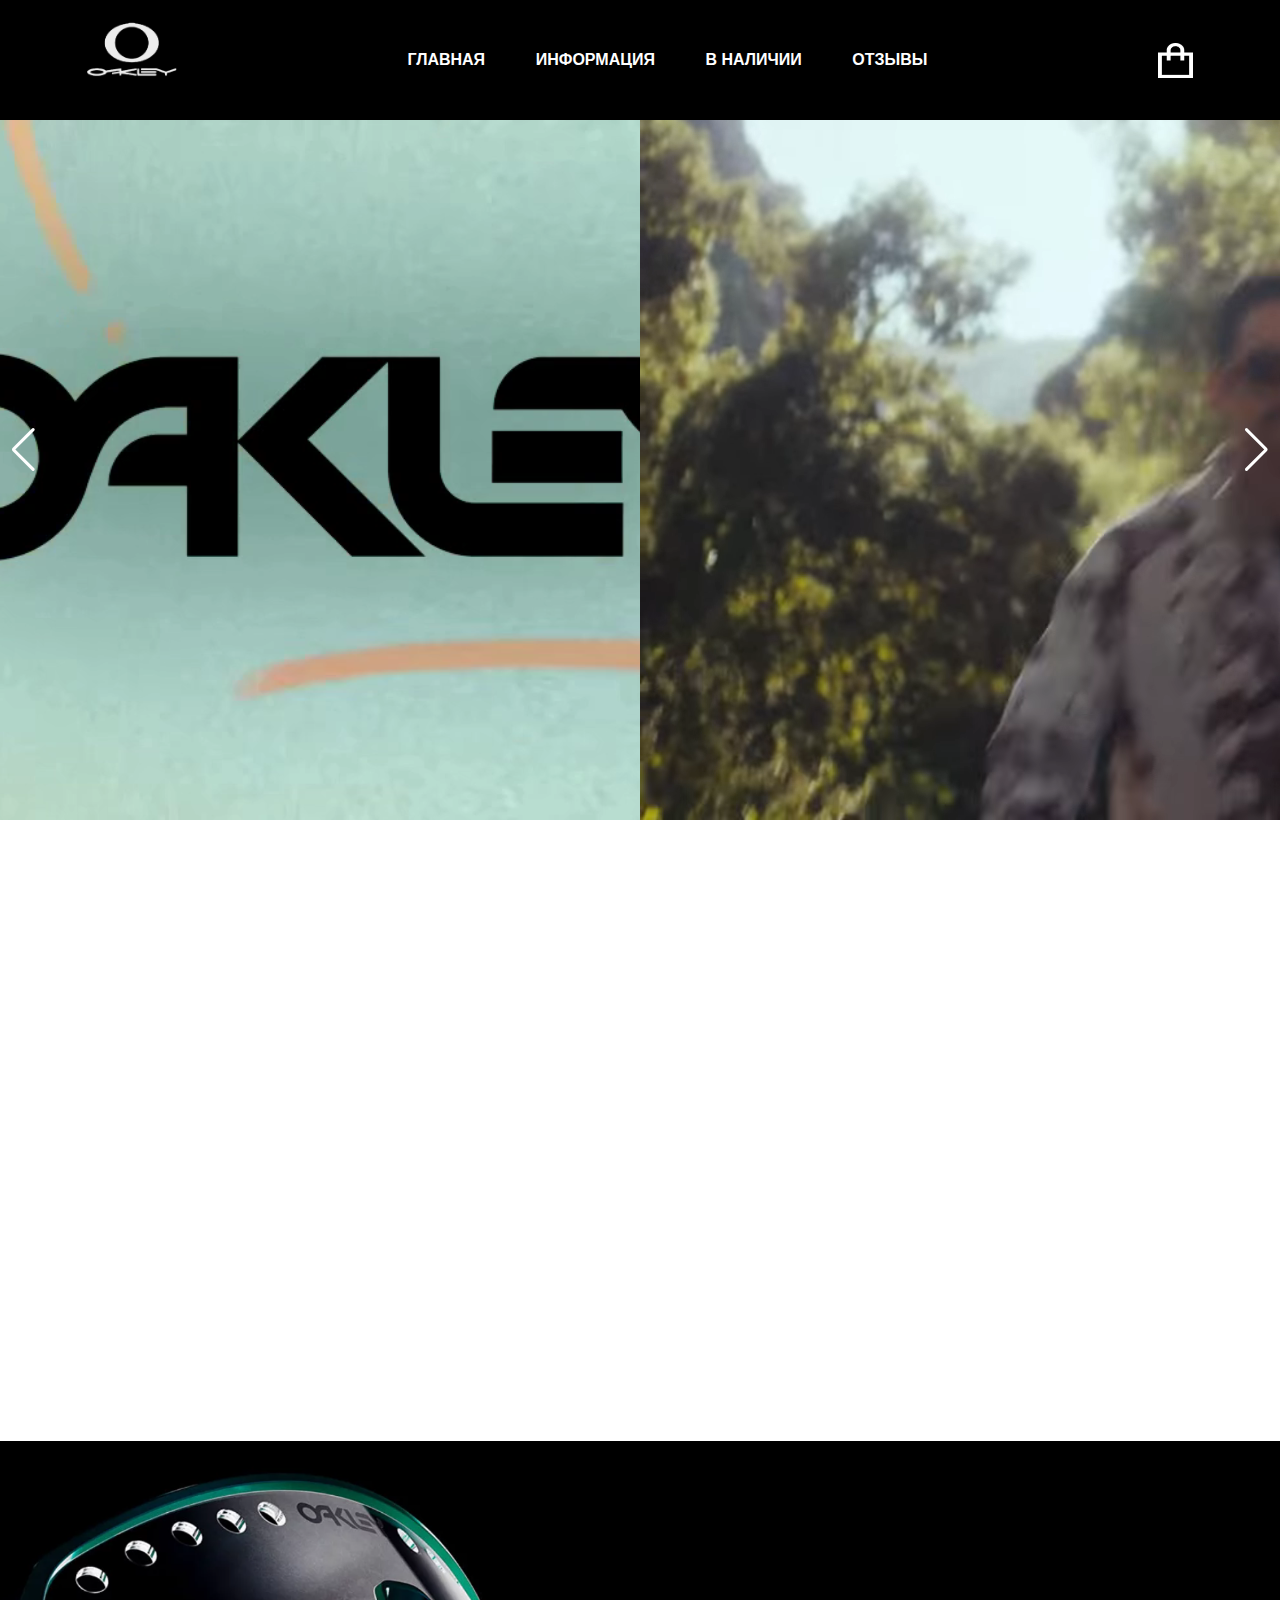
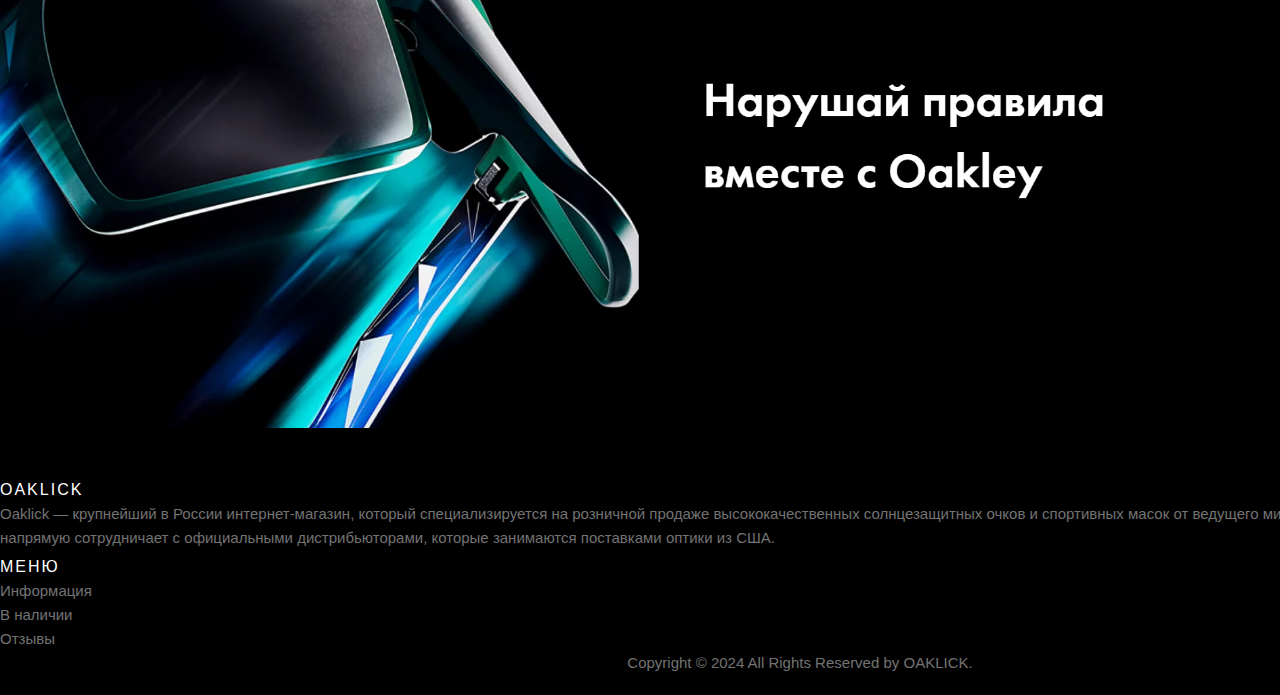
<file: index.html>
<!DOCTYPE html>
<html lang="en">
<head>
    <meta charset="UTF-8">
    <meta name="viewport" content="width=device-width, initial-scale=1.0">
    <link rel="stylesheet" type="text/css" href="css/style.css">
    <link rel="icon" href="public/logo/logo-noback.ico">
    <link rel="stylesheet" href="https://cdn.jsdelivr.net/npm/swiper@11/swiper-bundle.min.css"/>
    
    <title>OAKLICK</title>
</head>
<body>
        <div class="header">
        <div class="inner">
        <div class="logo">
            <img src="public/logo/logo.png"/>
        </div>
        <div class="headerItems">
            <a href="index.html" class="headerItem">Главная</a>
            <a href="about.html" class="headerItem">Информация</a>
            <a href="nalich.html" class="headerItem">В наличии</a>
            <a href="feedback.html" class="headerItem">Отзывы</a>
        </div>
        <div class="headerButtons">
            
            <div class="headerButton">
                <a href="korz.html"><img src="public/logo/shop.png"/></a>
            </div>
        </div>
        </div>
        </div>

        <div class="swiper-container">
            <div class="swiper-wrapper">
                <div class="swiper-slide">
                    <div class="overlay">
                    <div class="image-slider">
                        <div class="text-slider">
                            <div class="tittle-slider">
                                
                            </div>                          
                        </div>
                        
                        <video autoplay loop muted class="bgvideo" id="bgvideo">
                            <source src="public/banner/1.mp4" type="video/mp4"></source>
                    </div>
                </div>
                </div>
                <div class="swiper-slide">
                    <div class="image-slider">
                        <div class="text-slider">
                            <div class="tittle-slider">
                                <p align="center" font size="10"> Познайте новый мир через линзы <i> <big> OAKLEY </big> </i> </font> </p>
                            </div>
                        </div>
                        <video autoplay loop muted class="bgvideo" id="bgvideo">
                            <source src="public/banner/2.webm" type="video/mp4"></source>
                    </div>
                </div>
                <div class="swiper-slide">
                    <div class="image-slider">
                        <div class="text-slider">
                            <div class="tittle-slider">
                                Не упустите возможность стать частью мирового коммьюнити вместе с OAKLICK!
                            </div>
                            <div class="description-slider">Подробнее в разделе "В наличии".</div>
                           
                        </div>
                        <video autoplay loop muted class="bgvideo" id="bgvideo">
                            <source src="public/banner/3.webm" type="video/mp4"></source>
                    </div>
                </div>
       
            </div>
            <div class="swiper-button-prev"></div>
            <div class="swiper-button-next"></div>
        </div>

        <div class="products">
            <div class="text">
                <div class="name">В наличии</div>
            </div>;
            <div class="cards">
                <div class="card">
                    <div class="card-photo">
                        <img src="public/products/cards/JAWBREAKER1.png">
                    </div>
                    <a href="JAWBREAKER.html"><div class="card-text">Очки-маска JAWBREAKER™</div></a>
                    <div class="card-price">14 000 ₽ </div>

                </div>
                <div class="card">
                    <div class="card-photo">
                        <img src="public/products/cards/MERCENARY1.png">
                    </div>
                    <a href="MERCENARY.html"><div class="card-text">Очки MERCENARY</div></a>
                    <div class="card-price">11 000 ₽ </div>

                </div>
                <div class="card">
                    <div class="card-photo">
                        <img src="public/products/cards/RADAR1.png">
                    </div>
                    <a href="RADAR.html"><div class="card-text">Очки-маска RADAR® EV PATH®</div></a>
                    <div class="card-price">12 600 ₽ </div>

                </div>
                <div class="card">
                    <div class="card-photo">
                        <img src="public/products/cards/FIELD1.png">
                    </div>
                    <a href="FIELD.html"><div class="card-text">Очки FIELD JACKET для активного отдыха летом</div></a>
                    <div class="card-price">14 700 ₽ </div>

                </div>
            </div>
        </div>
    
    

<img id="o4ki" src="public/banner/4.png">



 <!-- Site footer -->
 <footer class="site-footer">
    <div class="footer1">
      <div class="row">
        <div class="col-sm-12 col-md-6">
          <h6>OAKLICK</h6>
          <p class="text-justify">Oaklick — крупнейший в России интернет-магазин, который специализируется на розничной продаже высококачественных солнцезащитных очков и спортивных масок от ведущего мирового производителя Oakley. Наш магазин напрямую сотрудничает с официальными дистрибьюторами, которые занимаются поставками оптики из США.</p>
        </div>


        <div class="col-xs-6 col-md-3">
          <h6>Меню</h6>
          <ul class="footer-links">
            <li><a href="about.html">Информация</a></li>
            <li><a href="nalich.html">В наличии</a></li>
            <li><a href="feedback.html">Отзывы</a></li>
          </ul>
        </div>
      </div>
      <hr>
    </div>
    <div class="footer1">
      <div class="row">
        <div class="col-md-8 col-sm-6 col-xs-12">
          <p class="copyright-text">Copyright &copy; 2024 All Rights Reserved by 
       <a href="#">OAKLICK</a>.
          </p>
        </div>

      </div>
    </div>
</footer>

        <script src="https://cdn.jsdelivr.net/npm/swiper@11/swiper-bundle.min.js"></script>
        <script src="js/script.js"></script>
</body>
</html>
</file>
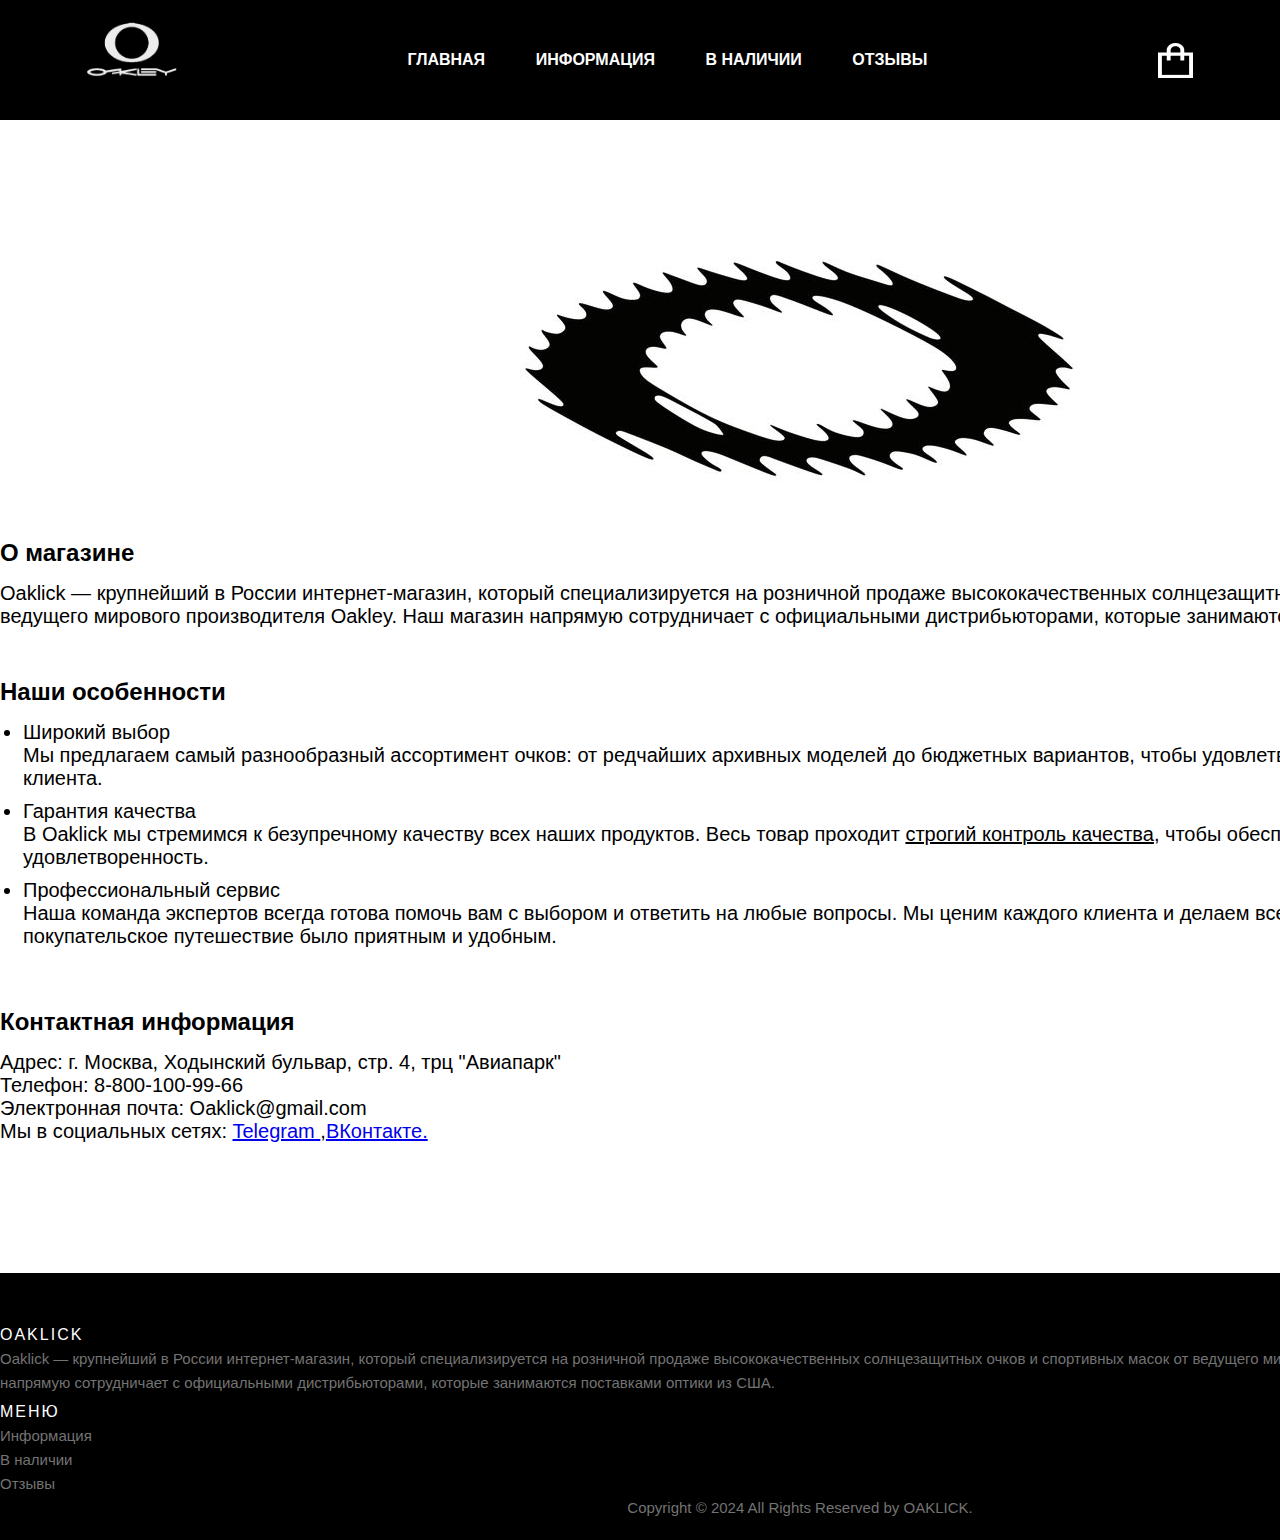
<file: about.html>
<!DOCTYPE html>
<html lang="en">
<head>
    <meta charset="UTF-8">
    <meta name="viewport" content="width=device-width, initial-scale=1.0">
    <link rel="stylesheet" type="text/css" href="css/style.css">
    <link rel="icon" href="public/logo/logo-noback.ico">
    <link rel="stylesheet" href="https://cdn.jsdelivr.net/npm/swiper@11/swiper-bundle.min.css"/>
    <title>OAKLICK</title>
</head>
<body>
        <div class="header">
        <div class="inner">
        <div class="logo">
            <img src="public/logo/logo.png"/>
        </div>
        <div class="headerItems">
            <a href="index.html" class="headerItem">Главная</a>
            <a href="about.html" class="headerItem">Информация</a>
            <a href="nalich.html" class="headerItem">В наличии</a>
            <a href="feedback.html" class="headerItem">Отзывы</a>
        </div>
        <div class="headerButtons">
            
            <div class="headerButton">
                <a href="korz.html"><img src="public/logo/shop.png"/></a>
            </div>
        </div>
        </div>
        </div>

        <main>
          <div class="container">
            <div class="about_company">
              <div>
                <center>
                 <img id="logotype" src="public/banner/logotype.jpg">
                </center>
              </div>
              <div class="about_company_item1">
                <h2 class="about_company_item1_title"><big><b>О магазине</b></big></h2>
                <p class="about_company_item1_text">
                  Oaklick — крупнейший в России интернет-магазин, который специализируется на розничной продаже высококачественных солнцезащитных очков и спортивных масок от ведущего мирового производителя Oakley. Наш магазин напрямую сотрудничает с официальными дистрибьюторами, которые занимаются поставками оптики из США.
                </p>
              </div>
  
              <div class="about_company_item2">
                <h2 class="about_company_item2_title"><big><b>Наши особенности</big></b></h2>
                <ol class="about_company_item2_list">
                  <li class="about_company_item2_item">Широкий выбор</li>
                  <p class="about_company_item2_text">
                    Мы предлагаем самый разнообразный ассортимент очков: от
                    редчайших архивных моделей до бюджетных вариантов, чтобы удовлетворить потребности каждого клиента.
                  </p>
                  <li class="about_company_item2_item">Гарантия качества</li>
                  <p class="about_company_item2_text">
                    В Oaklick мы стремимся к безупречному качеству всех
                    наших продуктов. Весь товар проходит <u>строгий контроль
                    качества</u>, чтобы обеспечить вашу полную удовлетворенность.
                  </p>
                  <li class="about_company_item2_item">
                    Профессиональный сервис
                  </li>
                  <p class="about_company_item2_text">
                    Наша команда экспертов всегда готова помочь вам с выбором и
                    ответить на любые вопросы. Мы ценим каждого клиента и делаем
                    все возможное, чтобы ваше покупательское путешествие было
                    приятным и удобным.
                  </p>
                </ol>
              </div>
  
              <div class="about_company_item3">
                <h2 class="about_company_item3_title"><big><b>Контактная информация</big></b></h2>
                <p class="about_company_item3_text">Адрес: г. Москва, Ходынский бульвар, стр. 4, трц "Авиапарк"</p>
                <p class="about_company_item3_text">Телефон: 8-800-100-99-66</p>
                <p class="about_company_item3_text">Электронная почта: Oaklick@gmail.com</p>
                <p class="about_company_item3_text">Мы в социальных сетях: <a href="#">Telegram </a>,<a href="#">ВКонтакте.</a></p>
              </div>
            </div>
          </div>
        </main>

        <script type="text/javascript" charset="utf-8" async src="https://api-maps.yandex.ru/services/constructor/1.0/js/?um=constructor%3A9c9efb6248afca946297607b7847a0538de3c955a1c967c9ab969d80f0544145&amp;width=100%25&amp;height=398&amp;lang=ru_RU&amp;scroll=true"></script>

<!-- Site footer -->
<footer class="site-footer">
    <div class="footer1">
      <div class="row">
        <div class="col-sm-12 col-md-6">
          <h6>OAKLICK</h6>
          <p class="text-justify">Oaklick — крупнейший в России интернет-магазин, который специализируется на розничной продаже высококачественных солнцезащитных очков и спортивных масок от ведущего мирового производителя Oakley. Наш магазин напрямую сотрудничает с официальными дистрибьюторами, которые занимаются поставками оптики из США.</p>
        </div>


        <div class="col-xs-6 col-md-3">
          <h6>Меню</h6>
          <ul class="footer-links">
            <li><a href="about.html">Информация</a></li>
            <li><a href="nalich.html">В наличии</a></li>
            <li><a href="feedback.html">Отзывы</a></li>
          </ul>
        </div>
      </div>
      <hr>
    </div>
    <div class="footer1">
      <div class="row">
        <div class="col-md-8 col-sm-6 col-xs-12">
          <p class="copyright-text">Copyright &copy; 2024 All Rights Reserved by 
       <a href="#">OAKLICK</a>.
          </p>
        </div>

      </div>
    </div>
</footer>

        <script src="https://cdn.jsdelivr.net/npm/swiper@11/swiper-bundle.min.js"></script>
        <script src="js/script.js"></script>
</body>
</html>
</file>
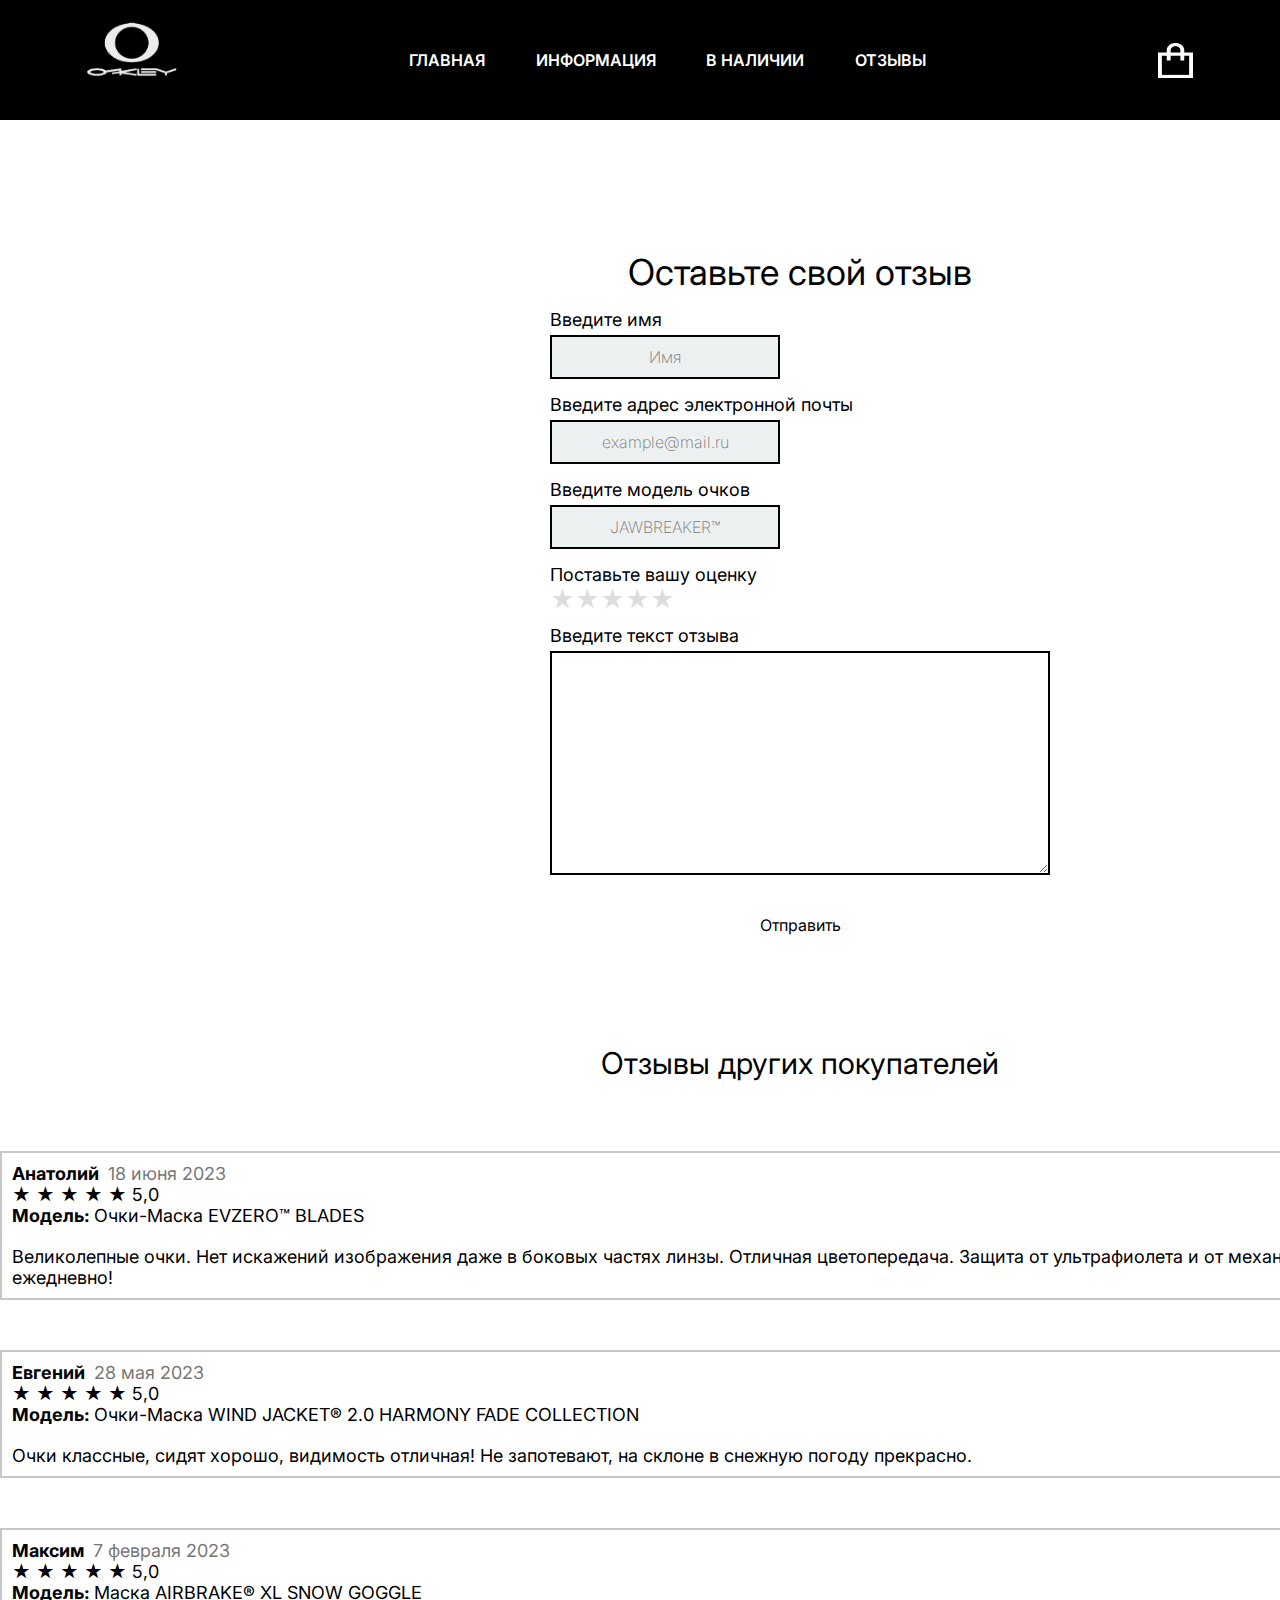
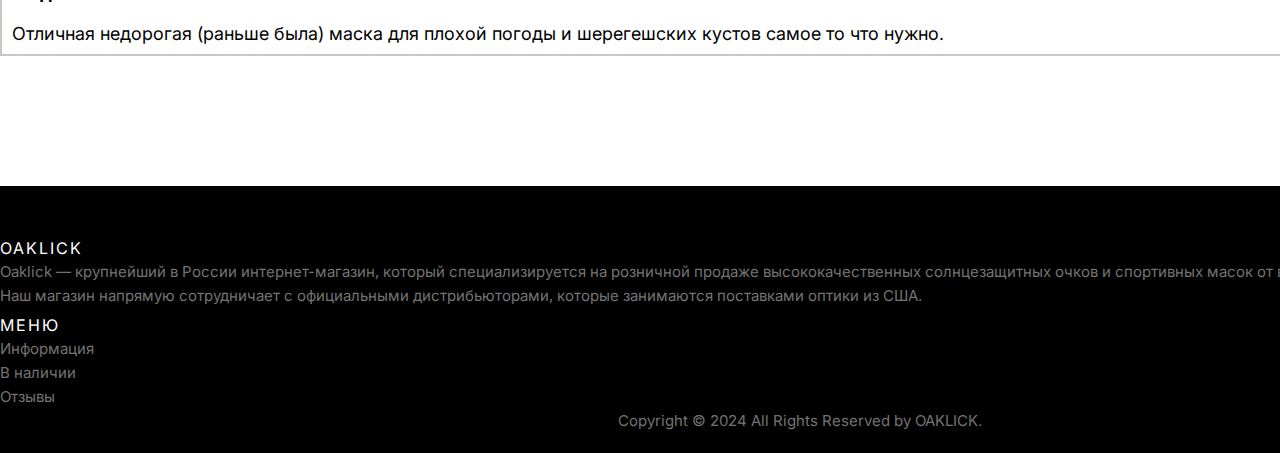
<file: feedback.html>
<!DOCTYPE html>
<html lang="en">
<head>
    <meta charset="UTF-8">
    <meta name="viewport" content="width=device-width, initial-scale=1.0">
    <link rel="stylesheet" type="text/css" href="css/style.css">
    <link rel="icon" href="public/logo/logo-noback.ico">
    <link rel="stylesheet" href="https://cdn.jsdelivr.net/npm/swiper@11/swiper-bundle.min.css"/>
    <link rel="preconnect" href="https://fonts.googleapis.com">
<link rel="preconnect" href="https://fonts.gstatic.com" crossorigin>
<link href="https://fonts.googleapis.com/css2?family=Bebas+Neue&family=Inter:wght@100..900&family=Oswald:wght@200..700&display=swap" rel="stylesheet">
    
    <title>OAKLICK</title>
</head>
<body>
        <div class="header">
        <div class="inner">
        <div class="logo">
            <img src="public/logo/logo.png"/>
        </div>
        <div class="headerItems">
            <a href="index.html" class="headerItem">Главная</a>
            <a href="about.html" class="headerItem">Информация</a>
            <a href="nalich.html" class="headerItem">В наличии</a>
            <a href="feedback.html" class="headerItem">Отзывы</a>
        </div>
        <div class="headerButtons">
            
            <div class="headerButton">
                <a href="korz.html"><img src="public/logo/shop.png"/></a>
            </div>
        </div>
        </div>
        </div>

 
        <main>
            <div class="container">
              <div class="reviews_container">
                <div class="reviews_form_container">
                  <h2 class="reviews_form_header"> <big>Оставьте свой отзыв</big></h2>
                  <form action="#" id="form">
                    <label for="input_name"> Введите имя </label>
                    <input
                      type="text"
                      id="input_name"
                      class="input_form"
                      placeholder="Имя"
                    />
                    <label for="input_email">
                      Введите адрес электронной почты
                    </label>
                    <input
                      type="email"
                      id="input_email"
                      class="input_form"
                      placeholder="example@mail.ru"
                    />
                    <label for="input_device"> Введите модель очков </label>
                    <input
                      type="text"
                      id="input_device"
                      class="input_form"
                      placeholder="JAWBREAKER™"
                    />
                    <label for="">Поставьте вашу оценку</label>
                    <div class="rating" id="rating">
                      <input type="radio" id="star5" name="rating" value="5" />
                      <label for="star5">&#9733;</label>
                      <input type="radio" id="star4" name="rating" value="4" />
                      <label for="star4">&#9733;</label>
                      <input type="radio" id="star3" name="rating" value="3" />
                      <label for="star3">&#9733;</label>
                      <input type="radio" id="star2" name="rating" value="2" />
                      <label for="star2">&#9733;</label>
                      <input type="radio" id="star1" name="rating" value="1" />
                      <label for="star1">&#9733;</label>
                    </div>
                    <label for="text_form"> Введите текст отзыва </label>
                    <textarea id="text_form" cols="30" rows="10"></textarea>
                    
                    <button class="button_form">Отправить</button>
                  </form>
                </div>
    
                <div id="popup" class="popup hidden">
                  <p class="popup_text">Ваш отзыв отправлен!</p>
                </div>
    
                <div class="review_items">
                  <h2 class="review_customers">Отзывы других покупателей</h2>
                  <div class="review_item">
                    <span class="review_item_name">Анатолий</span>
                    <span class="review_item_date">18 июня 2023</span>
                    <div class="review_item_rating">
                      <span id="rating_1">&#9733;</span>
                      <span id="rating_2">&#9733;</span>
                      <span id="rating_3">&#9733;</span>
                      <span id="rating_4">&#9733;</span>
                      <span id="rating_5">&#9733;</span>
                      <span id="rating_number">5,0</span>
                    </div>
                    <div class="device_model">
                      <span class="model">Модель:</span>
                      <span class="model_name">Очки-Маска EVZERO™ BLADES</span>
                    </div>
                    <div class="comment_area">
                      <p class="comment_text">
                        Великолепные очки. Нет искажений изображения даже в боковых частях линзы. Отличная цветопередача. Защита от ультрафиолета и от механических повреждений, радуют ежедневно!
                      </p>
                    </div>
                  </div>
                  <div class="review_item">
                    <span class="review_item_name">Евгений</span>
                    <span class="review_item_date">28 мая 2023</span>
                    <div class="review_item_rating">
                      <span id="rating_1">&#9733;</span>
                      <span id="rating_2">&#9733;</span>
                      <span id="rating_3">&#9733;</span>
                      <span id="rating_4">&#9733;</span>
                      <span id="rating_5">&#9733;</span>
                      <span id="rating_number">5,0</span>
                    </div>
                    <div class="device_model">
                      <span class="model">Модель:</span>
                      <span class="model_name">Очки-Маска WIND JACKET® 2.0 HARMONY FADE COLLECTION</span>
                    </div>
                    <div class="comment_area">
                      <p class="comment_text">
                        Очки классные, сидят хорошо, видимость отличная! Не запотевают, на склоне в снежную погоду прекрасно.
                      </p>
                    </div>
                  </div>
                  <div class="review_item">
                    <span class="review_item_name">Максим</span>
                    <span class="review_item_date">7 февраля 2023</span>
                    <div class="review_item_rating">
                      <span id="rating_1">&#9733;</span>
                      <span id="rating_2">&#9733;</span>
                      <span id="rating_3">&#9733;</span>
                      <span id="rating_4">&#9733;</span>
                      <span id="rating_5">&#9733;</span>
                      <span id="rating_number">5,0</span>
                    </div>
                    <div class="device_model">
                      <span class="model">Модель:</span>
                      <span class="model_name">Маска AIRBRAKE® XL SNOW GOGGLE</span>
                    </div>
                    <div class="comment_area">
                      <p class="comment_text">
                        Отличная недорогая (раньше была) маска для плохой погоды и шерегешских кустов самое то что нужно.
                      </p>
                    </div>
                  </div>
                </div>
            </div>
          </main>

<!-- Site footer -->
<footer class="site-footer">
  <div class="footer1">
    <div class="row">
      <div class="col-sm-12 col-md-6">
        <h6>OAKLICK</h6>
        <p class="text-justify">Oaklick — крупнейший в России интернет-магазин, который специализируется на розничной продаже высококачественных солнцезащитных очков и спортивных масок от ведущего мирового производителя Oakley. Наш магазин напрямую сотрудничает с официальными дистрибьюторами, которые занимаются поставками оптики из США.</p>
      </div>


      <div class="col-xs-6 col-md-3">
        <h6>Меню</h6>
        <ul class="footer-links">
          <li><a href="about.html">Информация</a></li>
          <li><a href="nalich.html">В наличии</a></li>
          <li><a href="feedback.html">Отзывы</a></li>
        </ul>
      </div>
    </div>
    <hr>
  </div>
  <div class="footer1">
    <div class="row">
      <div class="col-md-8 col-sm-6 col-xs-12">
        <p class="copyright-text">Copyright &copy; 2024 All Rights Reserved by 
     <a href="#">OAKLICK</a>.
        </p>
      </div>

    </div>
  </div>
</footer>

        <script src="https://cdn.jsdelivr.net/npm/swiper@11/swiper-bundle.min.js"></script>
        <script src="js/script.js"></script>
        
        <script src="js/addFile.js"></script>
</body>
</html>
</file>
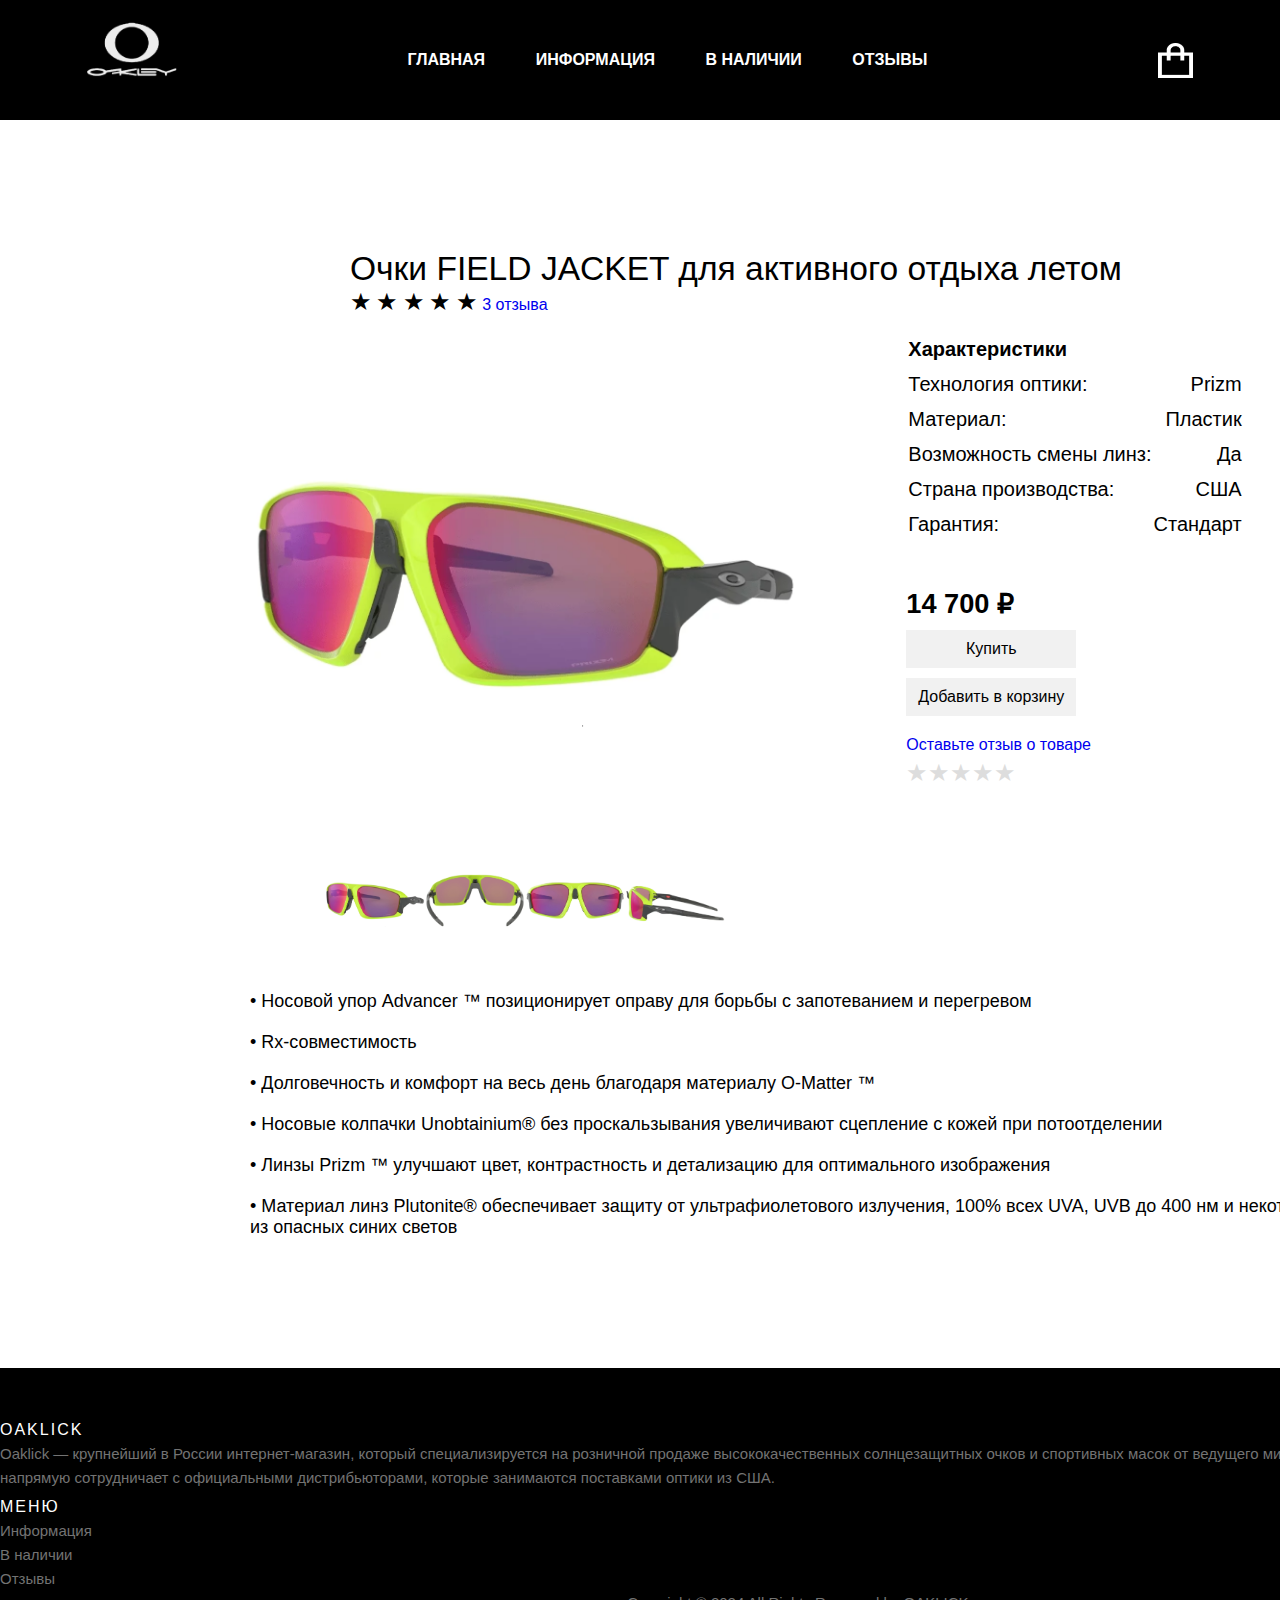
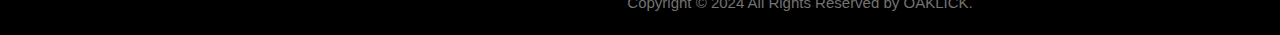
<file: FIELD.html>
<!DOCTYPE html>
<html lang="en">
<head>
    <meta charset="UTF-8">
    <meta name="viewport" content="width=device-width, initial-scale=1.0">
    <link rel="stylesheet" type="text/css" href="css/style.css">
    <link rel="icon" href="public/logo/logo-noback.ico">
    <link rel="stylesheet" href="https://cdn.jsdelivr.net/npm/swiper@11/swiper-bundle.min.css"/>
    <title>OAKLICK</title>
</head>
<body>
        <div class="header">
        <div class="inner">
        <div class="logo">
            <img src="public/logo/logo.png"/>
        </div>
        <div class="headerItems">
            <a href="index.html" class="headerItem">Главная</a>
            <a href="about.html" class="headerItem">Информация</a>
            <a href="nalich.html" class="headerItem">В наличии</a>
            <a href="feedback.html" class="headerItem">Отзывы</a>
        </div>
        <div class="headerButtons">
            
            <div class="headerButton">
                <a href="korz.html"><img src="public/logo/shop.png"/></a>
            </div>
        </div>
        </div>
        </div>

        <main>
            <div class="container">
              <div class="card_of_product">
                <h2 class="product_title"> <big>Очки FIELD JACKET для активного отдыха летом</big></h2>
    
                <div class="rating_bar_1" id="rating">
                  <label for="star5">&#9733;</label>
                  <label for="star4">&#9733;</label>
                  <label for="star3">&#9733;</label>
                  <label for="star2">&#9733;</label>
                  <label for="star1">&#9733;</label>
                  <span class="rating_text">
                    <a href="feedback.html">3 отзыва </a></span
                  >
                </div>
    
                <div class="product_card_container">
                  <div class="container_of_image">
                    <img
                      class="image_product_1"
                      src="public/products/cards/FIELD1.png"
                      alt="Apple iPhone 13"
                      width="600"
                      height="600"
                    />
                  </div>
    
                  <div class="specs_container">
                    <table>
                      <tr>
                        <th>Характеристики</th>
                      </tr>
                      <tr>
                        <td>Технология оптики:</td>
                        <td class="specs_value">Prizm</td>
                      </tr>
                      <tr>
                        <td>Материал:</td>
                        <td class="specs_value">Пластик</td>
                      </tr>
                      <tr>
                        <td>Возможность смены линз:</td>
                        <td class="specs_value">Да</td>
                      </tr>
                      <tr>
                        <td>Страна производства:</td>
                        <td class="specs_value">США</td>
                      </tr>
                      <tr>
                        <td>Гарантия:</td>
                        <td class="specs_value">Стандарт</td>
                      
                    </table>
                    <div class="pay_container">
                      <p class="price_product">14 700 ₽</p>
                      <button class="btn_buy_product">Купить</button>
                      <button class="btn_add_to_cart">Добавить в корзину</button>
                    </div>
    
                      <div class="container_name_rating_bar_2">
                        <a href="feedback.html" class="name_rating_bar_2"
                          >Оставьте отзыв о товаре</a>
                      </div>  
                      <div class="rating_bar_2" id="rating">
                        <input type="radio" id="star5" name="rating" value="5" />
                        <label for="star5">&#9733;</label>
                        <input type="radio" id="star4" name="rating" value="4" />
                        <label for="star4">&#9733;</label>
                        <input type="radio" id="star3" name="rating" value="3" />
                        <label for="star3">&#9733;</label>
                        <input type="radio" id="star2" name="rating" value="2" />
                        <label for="star2">&#9733;</label>
                        <input type="radio" id="star1" name="rating" value="1" />
                        <label for="star1">&#9733;</label>
                      </div>
                  </div>
    
                  <div class="gallery_container">
                    <div
                      class="gallery_image_1"
                      onmouseenter="changeImageGallery('public/products/cards/FIELD1.png')"
                    >
                      <img
                        src="public/products/cards/FIELD1.png"
                        width="100"
                        height="100"
                        alt=""
                      />
                    </div>
                    <div
                      class="gallery_image_2"
                      onmouseenter="changeImageGallery('public/products/cards/FIELD2.png')"
                    >
                      <img
                        src="public/products/cards/FIELD2.png"
                        width="100"
                        height="100"
                        alt=""
                      />
                    </div>
                    <div
                      class="gallery_image_3"
                      onmouseenter="changeImageGallery('public/products/cards/FIELD3.png')"
                    >
                      <img
                        src="public/products/cards/FIELD3.png"
                        width="100"
                        height="100"
                        alt=""
                      />
                    </div>
                    <div
                      class="gallery_image_3"
                      onmouseenter="changeImageGallery('public/products/cards/FIELD4.png')"
                    >
                      <img
                        src="public/products/cards/FIELD4.png"
                        width="100"
                        height="100"
                        alt=""
                      />
                    </div>
                  </div>
                </div>
                <div class="product_description">
                  <p class="description_text">
                    • Носовой упор Advancer ™ позиционирует оправу для борьбы с запотеванием и перегревом
                    <p class="description_text">• Rx-совместимость
                    </p>
                    <p class="description_text">
                        • Долговечность и комфорт на весь день благодаря материалу O-Matter ™
                    </p>
                    <p class="description_text">
                        • Носовые колпачки Unobtainium® без проскальзывания увеличивают сцепление с кожей при потоотделении
                    </p>
                    <p class="description_text">
                        • Линзы Prizm ™ улучшают цвет, контрастность и детализацию для оптимального изображения
                    </p> 
                    <p class="description_text">
                        • Материал линз Plutonite® обеспечивает защиту от ультрафиолетового излучения, 100% всех UVA, UVB до 400 нм и некоторые из опасных синих светов
                    </p>
                  </p>
                </div>
                
                </div>
              </div>
            </div>
          </main>
    
<!-- Site footer -->
<footer class="site-footer">
  <div class="footer1">
    <div class="row">
      <div class="col-sm-12 col-md-6">
        <h6>OAKLICK</h6>
        <p class="text-justify">Oaklick — крупнейший в России интернет-магазин, который специализируется на розничной продаже высококачественных солнцезащитных очков и спортивных масок от ведущего мирового производителя Oakley. Наш магазин напрямую сотрудничает с официальными дистрибьюторами, которые занимаются поставками оптики из США.</p>
      </div>


      <div class="col-xs-6 col-md-3">
        <h6>Меню</h6>
        <ul class="footer-links">
          <li><a href="about.html">Информация</a></li>
          <li><a href="nalich.html">В наличии</a></li>
          <li><a href="feedback.html">Отзывы</a></li>
        </ul>
      </div>
    </div>
    <hr>
  </div>
  <div class="footer1">
    <div class="row">
      <div class="col-md-8 col-sm-6 col-xs-12">
        <p class="copyright-text">Copyright &copy; 2024 All Rights Reserved by 
     <a href="#">OAKLICK</a>.
        </p>
      </div>

    </div>
  </div>
</footer>
          
          <script src="js/main.js"></script>
        <script src="https://cdn.jsdelivr.net/npm/swiper@11/swiper-bundle.min.js"></script>
        <script src="js/script.js"></script>
</body>
</html>
</file>
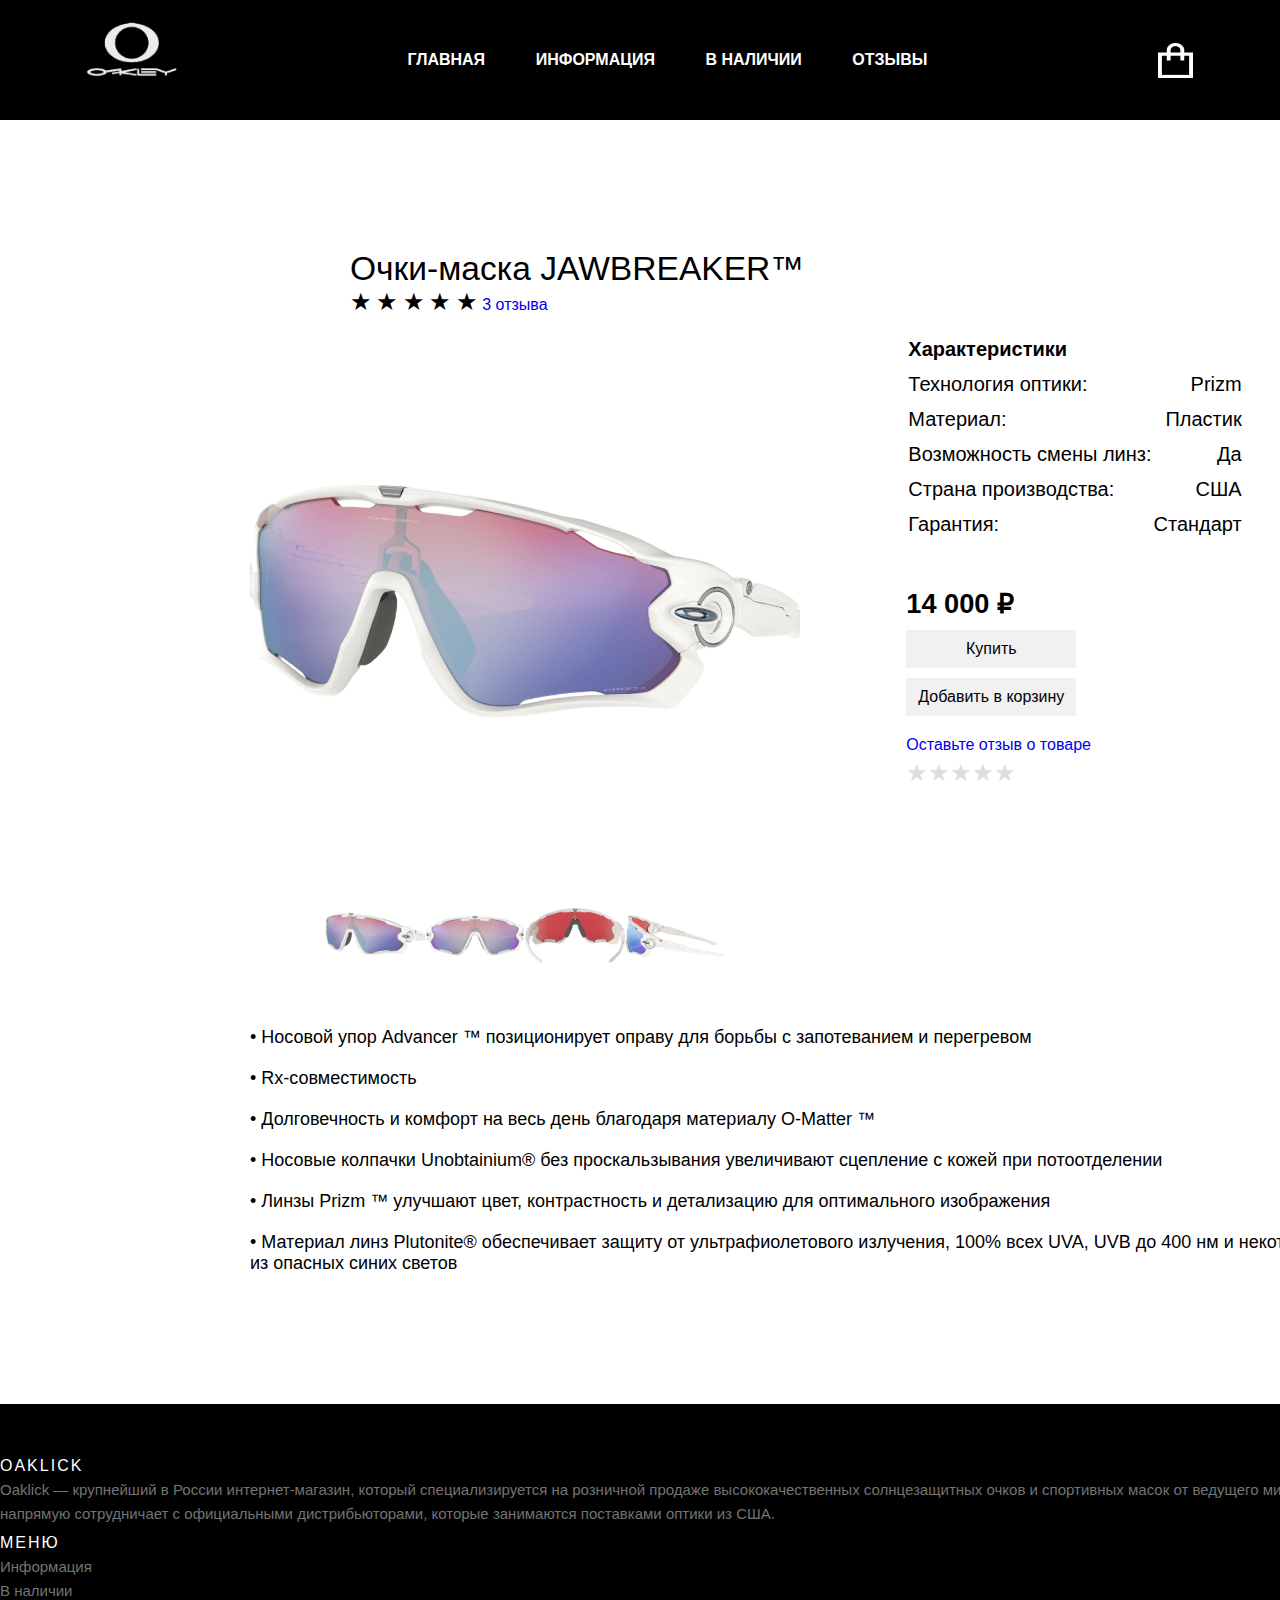
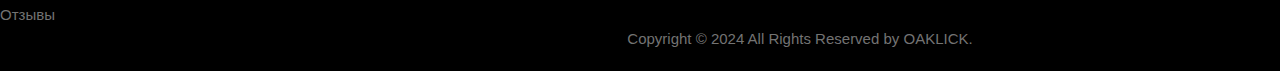
<file: JAWBREAKER.html>
<!DOCTYPE html>
<html lang="en">
<head>
    <meta charset="UTF-8">
    <meta name="viewport" content="width=device-width, initial-scale=1.0">
    <link rel="stylesheet" type="text/css" href="css/style.css">
    <link rel="icon" href="public/logo/logo-noback.ico">
    <link rel="stylesheet" href="https://cdn.jsdelivr.net/npm/swiper@11/swiper-bundle.min.css"/>
    <title>OAKLICK</title>
</head>
<body>
        <div class="header">
        <div class="inner">
        <div class="logo">
            <img src="public/logo/logo.png"/>
        </div>
        <div class="headerItems">
            <a href="index.html" class="headerItem">Главная</a>
            <a href="about.html" class="headerItem">Информация</a>
            <a href="nalich.html" class="headerItem">В наличии</a>
            <a href="feedback.html" class="headerItem">Отзывы</a>
        </div>
        <div class="headerButtons">
            
            <div class="headerButton">
                <a href="korz.html"><img src="public/logo/shop.png"/></a>
            </div>
        </div>
        </div>
        </div>

        <main>
            <div class="container">
              <div class="card_of_product">
                <h2 class="product_title"> <big>Очки-маска JAWBREAKER™</big></h2>
    
                <div class="rating_bar_1" id="rating">
                  <label for="star5">&#9733;</label>
                  <label for="star4">&#9733;</label>
                  <label for="star3">&#9733;</label>
                  <label for="star2">&#9733;</label>
                  <label for="star1">&#9733;</label>
                  <span class="rating_text">
                    <a href="feedback.html">3 отзыва </a></span
                  >
                </div>
    
                <div class="product_card_container">
                  <div class="container_of_image">
                    <img
                      class="image_product_1"
                      src="public/products/cards/JAWBREAKER1.png"
                      alt="Apple iPhone 13"
                      width="600"
                      height="600"
                    />
                  </div>
    
                  <div class="specs_container">
                    <table>
                      <tr>
                        <th>Характеристики</th>
                      </tr>
                      <tr>
                        <td>Технология оптики:</td>
                        <td class="specs_value">Prizm</td>
                      </tr>
                      <tr>
                        <td>Материал:</td>
                        <td class="specs_value">Пластик</td>
                      </tr>
                      <tr>
                        <td>Возможность смены линз:</td>
                        <td class="specs_value">Да</td>
                      </tr>
                      <tr>
                        <td>Страна производства:</td>
                        <td class="specs_value">США</td>
                      </tr>
                      <tr>
                        <td>Гарантия:</td>
                        <td class="specs_value">Стандарт</td>
                      
                    </table>
                    <div class="pay_container">
                      <p class="price_product">14 000 ₽</p>
                      <button class="btn_buy_product">Купить</button>
                      <button class="btn_add_to_cart">Добавить в корзину</button>
                    </div>
    
                      <div class="container_name_rating_bar_2">
                        <a href="feedback.html" class="name_rating_bar_2"
                          >Оставьте отзыв о товаре</a>
                      </div>  
                      <div class="rating_bar_2" id="rating">
                        <input type="radio" id="star5" name="rating" value="5" />
                        <label for="star5">&#9733;</label>
                        <input type="radio" id="star4" name="rating" value="4" />
                        <label for="star4">&#9733;</label>
                        <input type="radio" id="star3" name="rating" value="3" />
                        <label for="star3">&#9733;</label>
                        <input type="radio" id="star2" name="rating" value="2" />
                        <label for="star2">&#9733;</label>
                        <input type="radio" id="star1" name="rating" value="1" />
                        <label for="star1">&#9733;</label>
                      </div>
                  </div>
    
                  <div class="gallery_container">
                    <div
                      class="gallery_image_1"
                      onmouseenter="changeImageGallery('public/products/cards/JAWBREAKER1.png')"
                    >
                      <img
                        src="public/products/cards/JAWBREAKER1.png"
                        width="100"
                        height="100"
                        alt=""
                      />
                    </div>
                    <div
                      class="gallery_image_2"
                      onmouseenter="changeImageGallery('public/products/cards/JAWBREAKER2.png')"
                    >
                      <img
                        src="public/products/cards/JAWBREAKER2.png"
                        width="100"
                        height="100"
                        alt=""
                      />
                    </div>
                    <div
                      class="gallery_image_3"
                      onmouseenter="changeImageGallery('public/products/cards/JAWBREAKER3.png')"
                    >
                      <img
                        src="public/products/cards/JAWBREAKER3.png"
                        width="100"
                        height="100"
                        alt=""
                      />
                    </div>
                    <div
                      class="gallery_image_3"
                      onmouseenter="changeImageGallery('public/products/cards/JAWBREAKER4.png')"
                    >
                      <img
                        src="public/products/cards/JAWBREAKER4.png"
                        width="100"
                        height="100"
                        alt=""
                      />
                    </div>
                  </div>
                </div>
                <div class="product_description">
                  <p class="description_text">
                    • Носовой упор Advancer ™ позиционирует оправу для борьбы с запотеванием и перегревом
                    <p class="description_text">• Rx-совместимость
                    </p>
                    <p class="description_text">
                        • Долговечность и комфорт на весь день благодаря материалу O-Matter ™
                    </p>
                    <p class="description_text">
                        • Носовые колпачки Unobtainium® без проскальзывания увеличивают сцепление с кожей при потоотделении
                    </p>
                    <p class="description_text">
                        • Линзы Prizm ™ улучшают цвет, контрастность и детализацию для оптимального изображения
                    </p> 
                    <p class="description_text">
                        • Материал линз Plutonite® обеспечивает защиту от ультрафиолетового излучения, 100% всех UVA, UVB до 400 нм и некоторые из опасных синих светов
                    </p>
                  </p>
                </div>
                
                </div>
              </div>
            </div>
          </main>
    
<!-- Site footer -->
<footer class="site-footer">
  <div class="footer1">
    <div class="row">
      <div class="col-sm-12 col-md-6">
        <h6>OAKLICK</h6>
        <p class="text-justify">Oaklick — крупнейший в России интернет-магазин, который специализируется на розничной продаже высококачественных солнцезащитных очков и спортивных масок от ведущего мирового производителя Oakley. Наш магазин напрямую сотрудничает с официальными дистрибьюторами, которые занимаются поставками оптики из США.</p>
      </div>


      <div class="col-xs-6 col-md-3">
        <h6>Меню</h6>
        <ul class="footer-links">
          <li><a href="about.html">Информация</a></li>
          <li><a href="nalich.html">В наличии</a></li>
          <li><a href="feedback.html">Отзывы</a></li>
        </ul>
      </div>
    </div>
    <hr>
  </div>
  <div class="footer1">
    <div class="row">
      <div class="col-md-8 col-sm-6 col-xs-12">
        <p class="copyright-text">Copyright &copy; 2024 All Rights Reserved by 
     <a href="#">OAKLICK</a>.
        </p>
      </div>

    </div>
  </div>
</footer>
          
          <script src="js/main.js"></script>
        <script src="https://cdn.jsdelivr.net/npm/swiper@11/swiper-bundle.min.js"></script>
        <script src="js/script.js"></script>
</body>
</html>
</file>
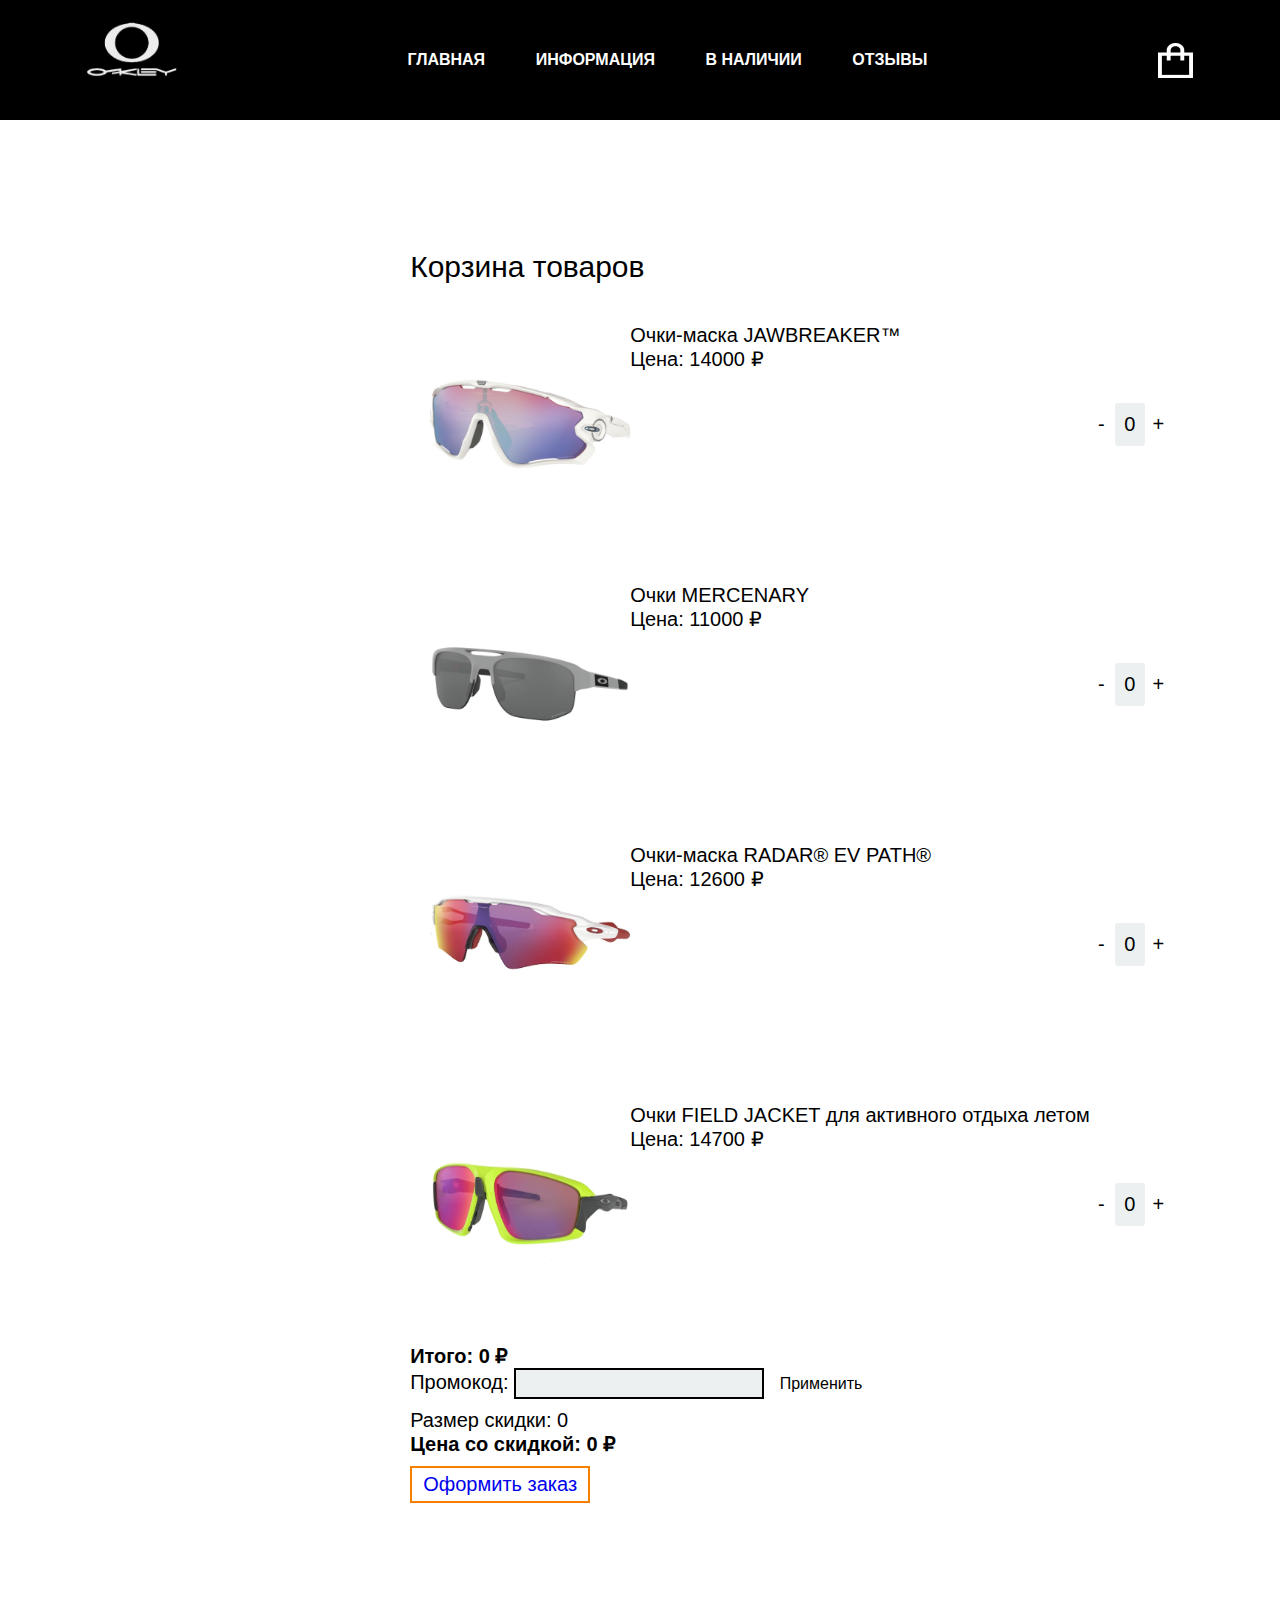
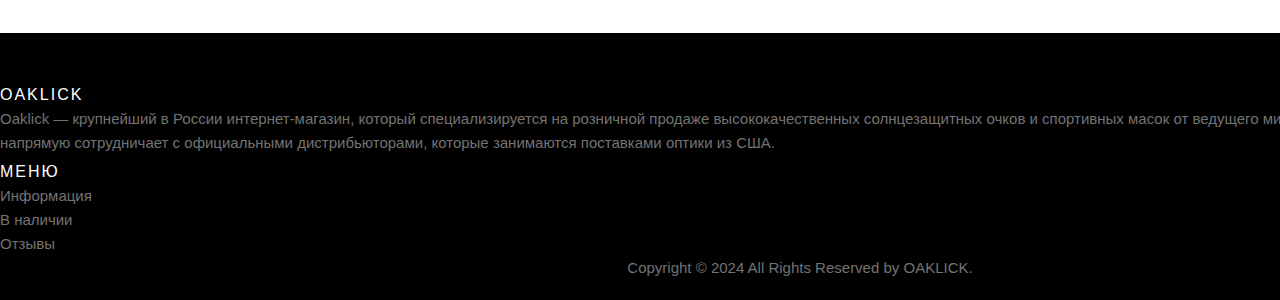
<file: korz.html>
<!DOCTYPE html>
<html lang="en">
<head>
    <meta charset="UTF-8">
    <meta name="viewport" content="width=device-width, initial-scale=1.0">
    <link rel="stylesheet" type="text/css" href="css/style.css">
    <link rel="icon" href="public/logo/logo-noback.ico">
    <link rel="stylesheet" href="https://cdn.jsdelivr.net/npm/swiper@11/swiper-bundle.min.css"/>
    <title>OAKLICK</title>
</head>
<body>
        <div class="header">
        <div class="inner">
        <div class="logo">
            <img src="public/logo/logo.png"/>
        </div>
        <div class="headerItems">
            <a href="index.html" class="headerItem">Главная</a>
            <a href="about.html" class="headerItem">Информация</a>
            <a href="nalich.html" class="headerItem">В наличии</a>
            <a href="feedback.html" class="headerItem">Отзывы</a>
        </div>
        <div class="headerButtons">
            
            <div class="headerButton">
                <a href="korz.html"><img src="public/logo/shop.png"/></a>
            </div>
        </div>
        </div>
        </div>

 
        <main>
            <div class="container">
              <div class="cart">
                <h2>Корзина товаров</h2>
                <div class="product">
                  <img src="public/products/cards/JAWBREAKER1.png" alt="Product">
                  <div class="details">
                    <h3> <span class="nowrap">Очки-маска JAWBREAKER™</span></h3>
                    <p class="price">Цена: 14000 ₽</p>
                  </div>
                  <div class="quantity">
                    <button class="decrease">-</button>
                    <input type="number" value="0" min="0">
                    <button class="increase">+</button>
                  </div>
                </div>
                <div class="product">
                  <img src="public/products/cards/MERCENARY1.png" alt="Product">
                  <div class="details">
                    <h3><span class="nowrap">Очки MERCENARY</span></h3>
                    <p class="price">Цена: 11000 ₽</p>
                  </div>
                  <div class="quantity">
                    <button class="decrease">-</button>
                    <input type="number" value="0" min="0">
                    <button class="increase">+</button>
                  </div>
                </div>
                <div class="product">
                  <img src="public/products/cards/RADAR1.png" alt="Product">
                  <div class="details">
                    <h3><span class="nowrap">Очки-маска RADAR® EV PATH®</span></h3>
                    <p class="price">Цена: 12600 ₽</p>
                  </div>
                  <div class="quantity">
                    <button class="decrease">-</button>
                    <input type="number" value="0" min="0">
                    <button class="increase">+</button>
                  </div>
                </div>
                <div class="product">
                  <img src="public/products/cards/FIELD1.png" alt="Product">
                  <div class="details">
                    <h3><span class="nowrap">Очки FIELD JACKET для активного отдыха летом</span></h3>
                    <p class="price">Цена: 14700 ₽</p>
                  </div>
                  <div class="quantity">
                    <button class="decrease">-</button>
                    <input type="number" value="0" min="0">
                    <button class="increase">+</button>
                  </div>
                </div>
                
                <div class="total">
                  <p>Итого: <span id="totalPrice">0 ₽</span></p>
                </div>
                <div class="promo">
                  <label for="promoCode">Промокод:</label>
                  <input type="text" id="promoCode">
                  <button id="applyPromo">Применить</button>
                  <p>Размер скидки: <span id="discount">0</span></p>
                  <p class="price_with_discout">Цена со скидкой: <span id="discountedPrice">0 ₽</span></p>
                </div>
                <a href="oform.html" class="checkout">Оформить заказ</a>
              </div>
            </div>
            
        </main>
        
<!-- Site footer -->
<footer class="site-footer">
  <div class="footer1">
    <div class="row">
      <div class="col-sm-12 col-md-6">
        <h6>OAKLICK</h6>
        <p class="text-justify">Oaklick — крупнейший в России интернет-магазин, который специализируется на розничной продаже высококачественных солнцезащитных очков и спортивных масок от ведущего мирового производителя Oakley. Наш магазин напрямую сотрудничает с официальными дистрибьюторами, которые занимаются поставками оптики из США.</p>
      </div>


      <div class="col-xs-6 col-md-3">
        <h6>Меню</h6>
        <ul class="footer-links">
          <li><a href="about.html">Информация</a></li>
          <li><a href="nalich.html">В наличии</a></li>
          <li><a href="feedback.html">Отзывы</a></li>
        </ul>
      </div>
    </div>
    <hr>
  </div>
  <div class="footer1">
    <div class="row">
      <div class="col-md-8 col-sm-6 col-xs-12">
        <p class="copyright-text">Copyright &copy; 2024 All Rights Reserved by 
     <a href="#">OAKLICK</a>.
        </p>
      </div>

    </div>
  </div>
</footer>
        
        <script src="js/main.js"></script>
        <script src="https://cdn.jsdelivr.net/npm/swiper@11/swiper-bundle.min.js"></script>
        <script src="js/script.js"></script>
</body>
</html>
</file>
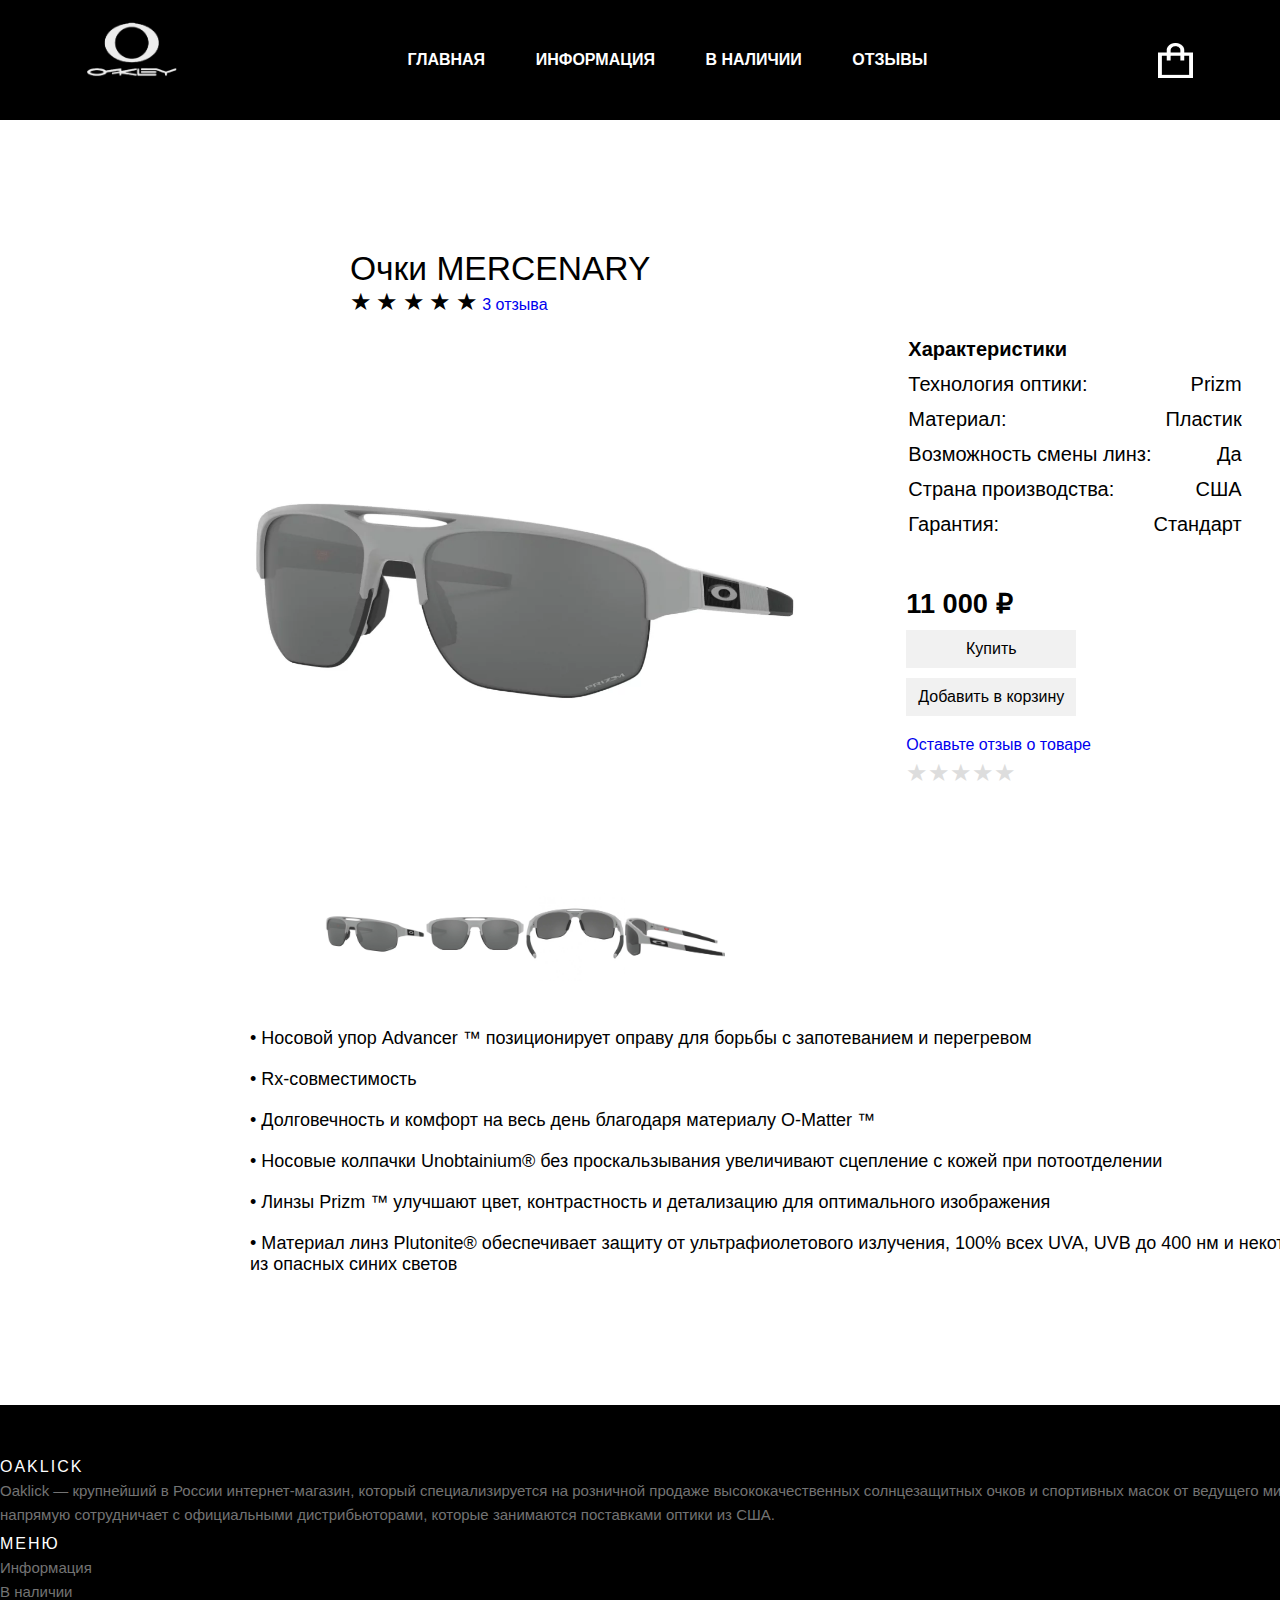
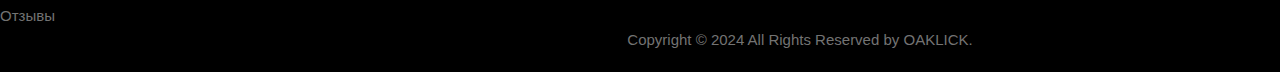
<file: MERCENARY.html>
<!DOCTYPE html>
<html lang="en">
<head>
    <meta charset="UTF-8">
    <meta name="viewport" content="width=device-width, initial-scale=1.0">
    <link rel="stylesheet" type="text/css" href="css/style.css">
    <link rel="icon" href="public/logo/logo-noback.ico">
    <link rel="stylesheet" href="https://cdn.jsdelivr.net/npm/swiper@11/swiper-bundle.min.css"/>
    <title>OAKLICK</title>
</head>
<body>
        <div class="header">
        <div class="inner">
        <div class="logo">
            <img src="public/logo/logo.png"/>
        </div>
        <div class="headerItems">
            <a href="index.html" class="headerItem">Главная</a>
            <a href="about.html" class="headerItem">Информация</a>
            <a href="nalich.html" class="headerItem">В наличии</a>
            <a href="feedback.html" class="headerItem">Отзывы</a>
        </div>
        <div class="headerButtons">
            
            <div class="headerButton">
                <a href="korz.html"><img src="public/logo/shop.png"/></a>
            </div>
        </div>
        </div>
        </div>

        <main>
            <div class="container">
              <div class="card_of_product">
                <h2 class="product_title"> <big>Очки MERCENARY</big></h2>
    
                <div class="rating_bar_1" id="rating">
                  <label for="star5">&#9733;</label>
                  <label for="star4">&#9733;</label>
                  <label for="star3">&#9733;</label>
                  <label for="star2">&#9733;</label>
                  <label for="star1">&#9733;</label>
                  <span class="rating_text">
                    <a href="feedback.html">3 отзыва </a></span
                  >
                </div>
    
                <div class="product_card_container">
                  <div class="container_of_image">
                    <img
                      class="image_product_1"
                      src="public/products/cards/MERCENARY1.png"
                      alt="Apple iPhone 13"
                      width="600"
                      height="600"
                    />
                  </div>
    
                  <div class="specs_container">
                    <table>
                      <tr>
                        <th>Характеристики</th>
                      </tr>
                      <tr>
                        <td>Технология оптики:</td>
                        <td class="specs_value">Prizm</td>
                      </tr>
                      <tr>
                        <td>Материал:</td>
                        <td class="specs_value">Пластик</td>
                      </tr>
                      <tr>
                        <td>Возможность смены линз:</td>
                        <td class="specs_value">Да</td>
                      </tr>
                      <tr>
                        <td>Страна производства:</td>
                        <td class="specs_value">США</td>
                      </tr>
                      <tr>
                        <td>Гарантия:</td>
                        <td class="specs_value">Стандарт</td>
                      
                    </table>
                    <div class="pay_container">
                      <p class="price_product">11 000 ₽</p>
                      <button class="btn_buy_product">Купить</button>
                      <button class="btn_add_to_cart">Добавить в корзину</button>
                    </div>
    
                      <div class="container_name_rating_bar_2">
                        <a href="feedback.html" class="name_rating_bar_2"
                          >Оставьте отзыв о товаре</a>
                      </div>  
                      <div class="rating_bar_2" id="rating">
                        <input type="radio" id="star5" name="rating" value="5" />
                        <label for="star5">&#9733;</label>
                        <input type="radio" id="star4" name="rating" value="4" />
                        <label for="star4">&#9733;</label>
                        <input type="radio" id="star3" name="rating" value="3" />
                        <label for="star3">&#9733;</label>
                        <input type="radio" id="star2" name="rating" value="2" />
                        <label for="star2">&#9733;</label>
                        <input type="radio" id="star1" name="rating" value="1" />
                        <label for="star1">&#9733;</label>
                      </div>
                  </div>
    
                  <div class="gallery_container">
                    <div
                      class="gallery_image_1"
                      onmouseenter="changeImageGallery('public/products/cards/MERCENARY1.png')"
                    >
                      <img
                        src="public/products/cards/MERCENARY1.png"
                        width="100"
                        height="100"
                        alt=""
                      />
                    </div>
                    <div
                      class="gallery_image_2"
                      onmouseenter="changeImageGallery('public/products/cards/MERCENARY2.png')"
                    >
                      <img
                        src="public/products/cards/MERCENARY2.png"
                        width="100"
                        height="100"
                        alt=""
                      />
                    </div>
                    <div
                      class="gallery_image_3"
                      onmouseenter="changeImageGallery('public/products/cards/MERCENARY3.png')"
                    >
                      <img
                        src="public/products/cards/MERCENARY3.png"
                        width="100"
                        height="100"
                        alt=""
                      />
                    </div>
                    <div
                      class="gallery_image_3"
                      onmouseenter="changeImageGallery('public/products/cards/MERCENARY4.png')"
                    >
                      <img
                        src="public/products/cards/MERCENARY4.png"
                        width="100"
                        height="100"
                        alt=""
                      />
                    </div>
                  </div>
                </div>
                <div class="product_description">
                  <p class="description_text">
                    • Носовой упор Advancer ™ позиционирует оправу для борьбы с запотеванием и перегревом
                    <p class="description_text">• Rx-совместимость
                    </p>
                    <p class="description_text">
                        • Долговечность и комфорт на весь день благодаря материалу O-Matter ™
                    </p>
                    <p class="description_text">
                        • Носовые колпачки Unobtainium® без проскальзывания увеличивают сцепление с кожей при потоотделении
                    </p>
                    <p class="description_text">
                        • Линзы Prizm ™ улучшают цвет, контрастность и детализацию для оптимального изображения
                    </p> 
                    <p class="description_text">
                        • Материал линз Plutonite® обеспечивает защиту от ультрафиолетового излучения, 100% всех UVA, UVB до 400 нм и некоторые из опасных синих светов
                    </p>
                  </p>
                </div>
                
                </div>
              </div>
            </div>
          </main>
    
<!-- Site footer -->
<footer class="site-footer">
  <div class="footer1">
    <div class="row">
      <div class="col-sm-12 col-md-6">
        <h6>OAKLICK</h6>
        <p class="text-justify">Oaklick — крупнейший в России интернет-магазин, который специализируется на розничной продаже высококачественных солнцезащитных очков и спортивных масок от ведущего мирового производителя Oakley. Наш магазин напрямую сотрудничает с официальными дистрибьюторами, которые занимаются поставками оптики из США.</p>
      </div>


      <div class="col-xs-6 col-md-3">
        <h6>Меню</h6>
        <ul class="footer-links">
          <li><a href="about.html">Информация</a></li>
          <li><a href="nalich.html">В наличии</a></li>
          <li><a href="feedback.html">Отзывы</a></li>
        </ul>
      </div>
    </div>
    <hr>
  </div>
  <div class="footer1">
    <div class="row">
      <div class="col-md-8 col-sm-6 col-xs-12">
        <p class="copyright-text">Copyright &copy; 2024 All Rights Reserved by 
     <a href="#">OAKLICK</a>.
        </p>
      </div>

    </div>
  </div>
</footer>
          
          <script src="js/main.js"></script>
        <script src="https://cdn.jsdelivr.net/npm/swiper@11/swiper-bundle.min.js"></script>
        <script src="js/script.js"></script>
</body>
</html>
</file>
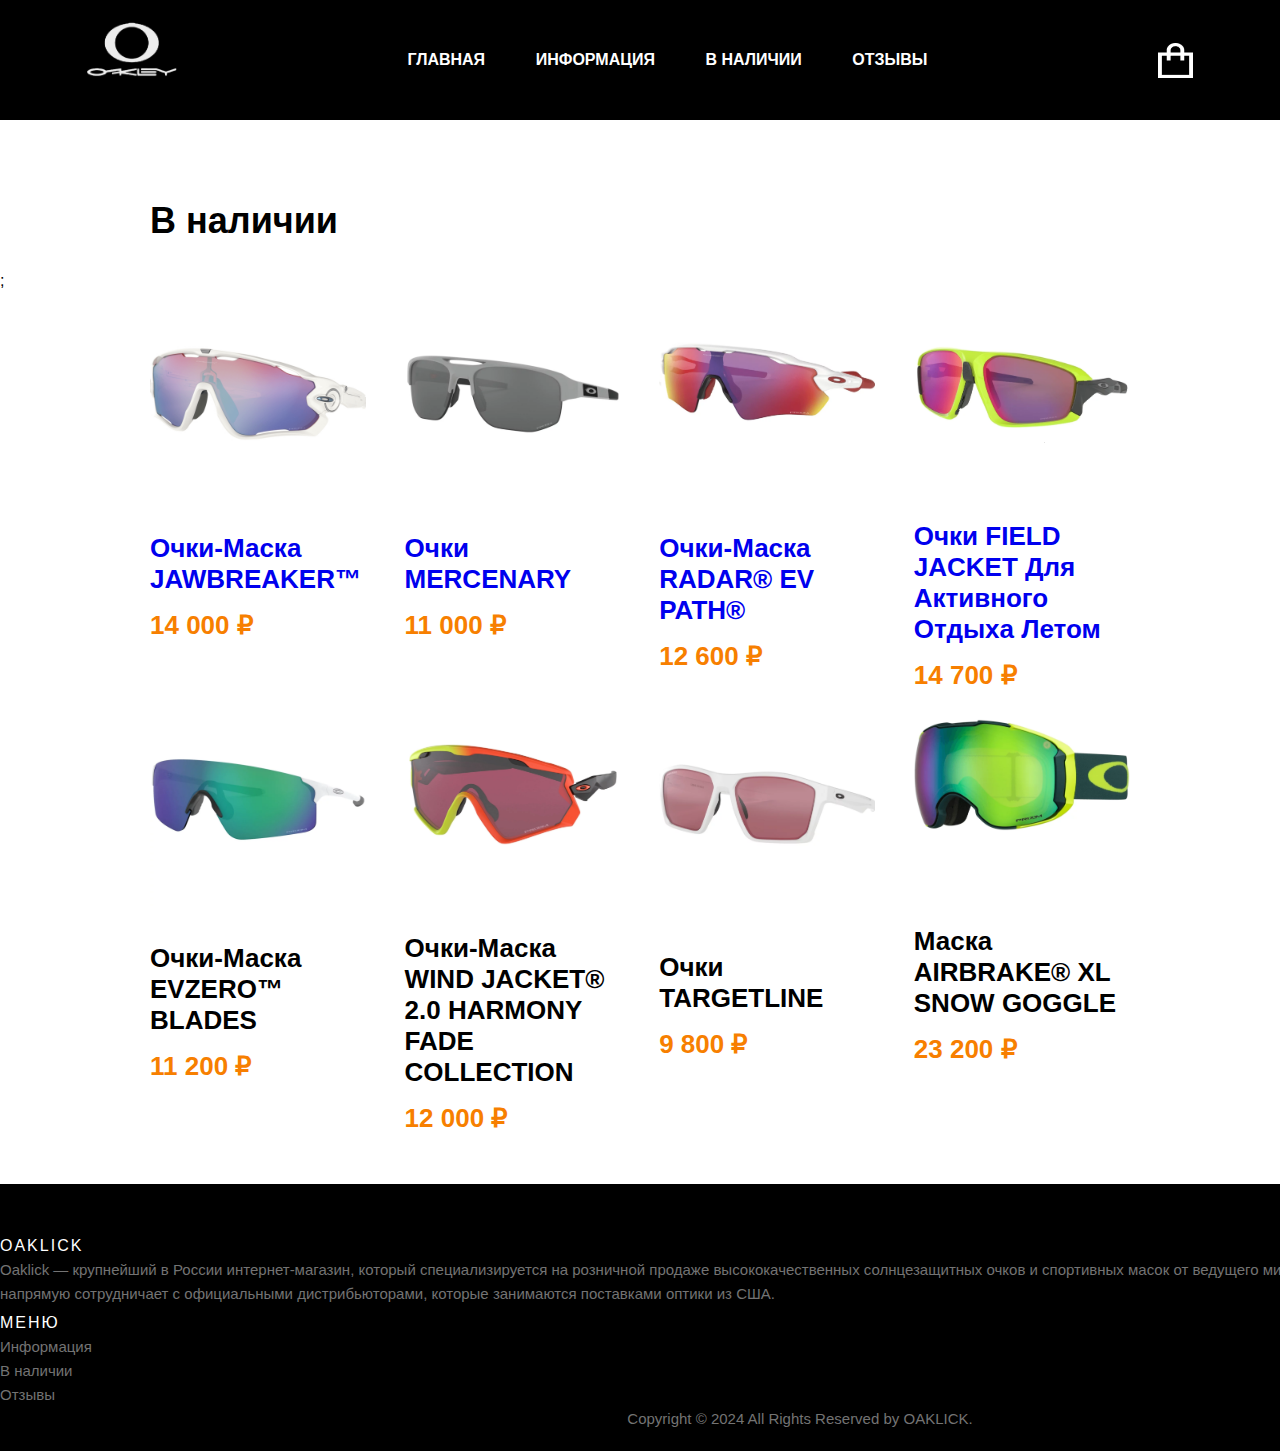
<file: nalich.html>
<!DOCTYPE html>
<html lang="en">
<head>
    <meta charset="UTF-8">
    <meta name="viewport" content="width=device-width, initial-scale=1.0">
    <link rel="stylesheet" type="text/css" href="css/style.css">
    <link rel="icon" href="public/logo/logo-noback.ico">
    <link rel="stylesheet" href="https://cdn.jsdelivr.net/npm/swiper@11/swiper-bundle.min.css"/>
    <title>OAKLICK</title>
</head>
<body>
        <div class="header">
        <div class="inner">
        <div class="logo">
            <img src="public/logo/logo.png"/>
        </div>
        <div class="headerItems">
            <a href="index.html" class="headerItem">Главная</a>
            <a href="about.html" class="headerItem">Информация</a>
            <a href="nalich.html" class="headerItem">В наличии</a>
            <a href="feedback.html" class="headerItem">Отзывы</a>
        </div>
        <div class="headerButtons">
           
            <div class="headerButton">
                <a href="korz.html"><img src="public/logo/shop.png"/></a>
            </div>
        </div>
        </div>
        </div>

        <div class="products">
            <div class="text">
                <div class="name">В наличии</div>
            </div>;
            <div class="cards">
                <div class="card">
                    <div class="card-photo">
                        <img src="public/products/cards/JAWBREAKER1.png">
                    </div>
                    <a href="JAWBREAKER.html"><div class="card-text">Очки-маска JAWBREAKER™</div></a>
                    <div class="card-price">14 000 ₽ </div>

                </div>
                <div class="card">
                    <div class="card-photo">
                        <img src="public/products/cards/MERCENARY1.png">
                    </div>
                    <a href="MERCENARY.html"><div class="card-text">Очки MERCENARY</div></a>
                    <div class="card-price">11 000 ₽ </div>

                </div>
                <div class="card">
                    <div class="card-photo">
                        <img src="public/products/cards/RADAR1.png">
                    </div>
                    <a href="RADAR.html"><div class="card-text">Очки-маска RADAR® EV PATH®</div></a>
                    <div class="card-price">12 600 ₽ </div>

                </div>
                <div class="card">
                    <div class="card-photo">
                        <img src="public/products/cards/FIELD1.png">
                    </div>
                    <a href="FIELD.html"><div class="card-text">Очки FIELD JACKET для активного отдыха летом</div></a>
                    <div class="card-price">14 700 ₽ </div>

                </div>
            </div>

            <div class="cards">
                <div class="card">
                    <div class="card-photo">
                        <img src="public/products/cards/EVZERO1.png">
                    </div>
                    <div class="card-text">Очки-маска EVZERO™ BLADES</div>
                    <div class="card-price">11 200 ₽ </div>

                </div>
                <div class="card">
                    <div class="card-photo">
                        <img src="public/products/cards/WIND.jpg">
                    </div>
                    <div class="card-text">Очки-маска WIND JACKET® 2.0 HARMONY FADE COLLECTION</div>
                    <div class="card-price">12 000 ₽ </div>

                </div>
                <div class="card">
                    <div class="card-photo">
                        <img src="public/products/cards/TARGETKINE1.png">
                    </div>
                    <div class="card-text">Очки TARGETLINE</div>
                    <div class="card-price">9 800 ₽ </div>

                </div>
                <div class="card">
                    <div class="card-photo">
                        <img src="public/products/cards/AIRBRAKE1.png">
                    </div>
                    <div class="card-text">Маска AIRBRAKE® XL SNOW GOGGLE</div>
                    <div class="card-price">23 200 ₽ </div>

                </div>
            </div>
            
    </div>
    
<!-- Site footer -->
<footer class="site-footer">
    <div class="footer1">
      <div class="row">
        <div class="col-sm-12 col-md-6">
          <h6>OAKLICK</h6>
          <p class="text-justify">Oaklick — крупнейший в России интернет-магазин, который специализируется на розничной продаже высококачественных солнцезащитных очков и спортивных масок от ведущего мирового производителя Oakley. Наш магазин напрямую сотрудничает с официальными дистрибьюторами, которые занимаются поставками оптики из США.</p>
        </div>


        <div class="col-xs-6 col-md-3">
          <h6>Меню</h6>
          <ul class="footer-links">
            <li><a href="about.html">Информация</a></li>
            <li><a href="nalich.html">В наличии</a></li>
            <li><a href="feedback.html">Отзывы</a></li>
          </ul>
        </div>
      </div>
      <hr>
    </div>
    <div class="footer1">
      <div class="row">
        <div class="col-md-8 col-sm-6 col-xs-12">
          <p class="copyright-text">Copyright &copy; 2024 All Rights Reserved by 
       <a href="#">OAKLICK</a>.
          </p>
        </div>

      </div>
    </div>
</footer>

        <script src="https://cdn.jsdelivr.net/npm/swiper@11/swiper-bundle.min.js"></script>
        <script src="js/script.js"></script>
</body>
</html>
</file>
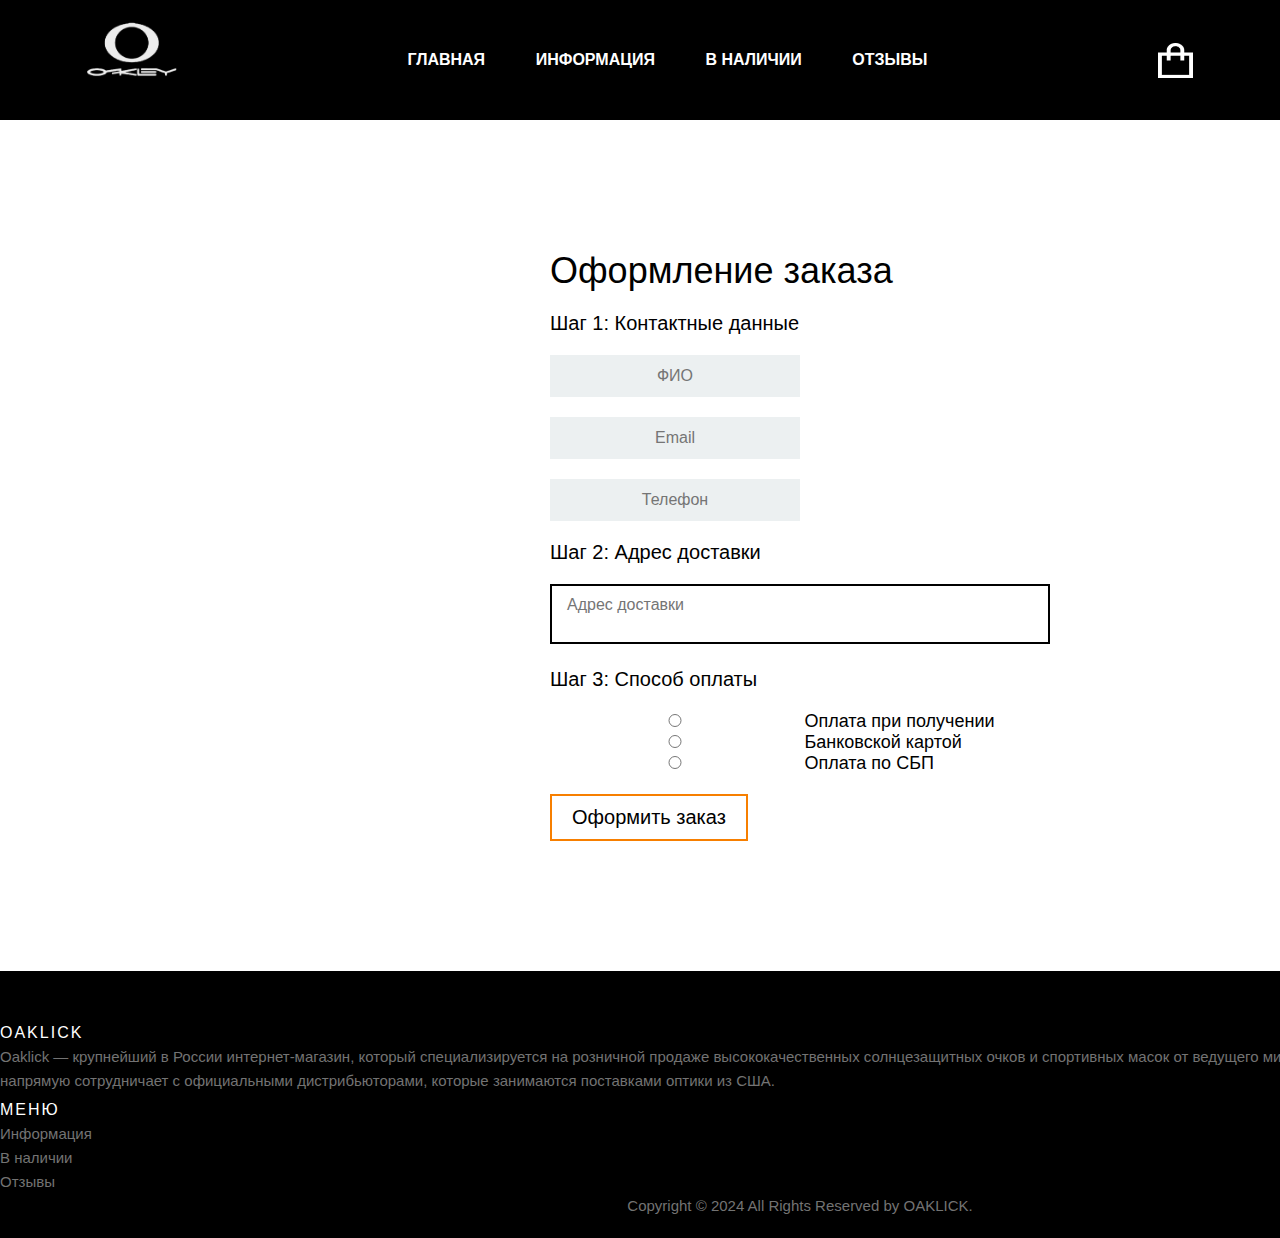
<file: oform.html>
<!DOCTYPE html>
<html lang="en">
<head>
    <meta charset="UTF-8">
    <meta name="viewport" content="width=device-width, initial-scale=1.0">
    <link rel="stylesheet" type="text/css" href="css/style.css">
    <link rel="icon" href="public/logo/logo-noback.ico">
    <link rel="stylesheet" href="https://cdn.jsdelivr.net/npm/swiper@11/swiper-bundle.min.css"/>
    <title>OAKLICK</title>
</head>
<body>
        <div class="header">
        <div class="inner">
        <div class="logo">
            <img src="public/logo/logo.png"/>
        </div>
        <div class="headerItems">
            <a href="index.html" class="headerItem">Главная</a>
            <a href="about.html" class="headerItem">Информация</a>
            <a href="nalich.html" class="headerItem">В наличии</a>
            <a href="feedback.html" class="headerItem">Отзывы</a>
        </div>
        <div class="headerButtons">
            
            <div class="headerButton">
                <a href="korz.html"><img src="public/logo/shop.png"/></a>
            </div>
        </div>
        </div>
        </div>

        <main>
          <div class="container">
            <div class="container_of_payment">
              <h2 class="order_title"><big>Оформление заказа</big></h2>
              <form id="checkout-form">
                <div class="form-step">
                  <h3 class="step_order">Шаг 1: Контактные данные</h3>
                  <div class="input_order">
                    <input type="text" name="name" placeholder="ФИО" required />
                    <input
                      type="email"
                      name="email"
                      placeholder="Email"
                      required
                    />
                    <input
                      type="tel"
                      name="phone"
                      placeholder="Телефон"
                      required
                    />
                  </div>
                </div>
  
                <div class="form-step">
                  <h3 class="step_order">Шаг 2: Адрес доставки</h3>
                  <textarea
                    class="address_express"
                    name="address"
                    placeholder="Адрес доставки"
                    required
                  ></textarea>
                </div>
  
                <div class="form-step">
                  <h3 class="step_order">Шаг 3: Способ оплаты</h3>
                  <input
                    type="radio"
                    name="payment-method"
                    value="cash"
                    id="cash-payment"
                  />
                  <label for="cash-payment">Оплата при получении</label><br />
                  <input
                    type="radio"
                    name="payment-method"
                    value="cash"
                    id="cash-payment"
                  />
                  <label for="cash-payment">Банковской картой</label><br />
                  <input
                    type="radio"
                    name="payment-method"
                    value="cash"
                    id="cash-payment"
                  />
                  <label for="cash-payment">Оплата по СБП</label>
                </div>
  
                <button class="pay_order" type="submit" id="checkout-button">
                  Оформить заказ
                </button>
              </form>
  
              <div id="success-modal" class="modal_window">
                <div class="modal-content">
                  <div class="close_container">
                    <span class="close">&times;</span>
                  </div>
                  <p>Ваш заказ успешно оформлен!</p>
                </div>
              </div>
            </div>
            
          </div>
        </main>
        
<!-- Site footer -->
<footer class="site-footer">
  <div class="footer1">
    <div class="row">
      <div class="col-sm-12 col-md-6">
        <h6>OAKLICK</h6>
        <p class="text-justify">Oaklick — крупнейший в России интернет-магазин, который специализируется на розничной продаже высококачественных солнцезащитных очков и спортивных масок от ведущего мирового производителя Oakley. Наш магазин напрямую сотрудничает с официальными дистрибьюторами, которые занимаются поставками оптики из США.</p>
      </div>


      <div class="col-xs-6 col-md-3">
        <h6>Меню</h6>
        <ul class="footer-links">
          <li><a href="about.html">Информация</a></li>
          <li><a href="nalich.html">В наличии</a></li>
          <li><a href="feedback.html">Отзывы</a></li>
        </ul>
      </div>
    </div>
    <hr>
  </div>
  <div class="footer1">
    <div class="row">
      <div class="col-md-8 col-sm-6 col-xs-12">
        <p class="copyright-text">Copyright &copy; 2024 All Rights Reserved by 
     <a href="#">OAKLICK</a>.
        </p>
      </div>

    </div>
  </div>
</footer>

        <script src="js/order.js"></script>
        <script src="js/main.js"></script>
        <script src="https://cdn.jsdelivr.net/npm/swiper@11/swiper-bundle.min.js"></script>
        <script src="js/script.js"></script>
</body>
</html>
</file>
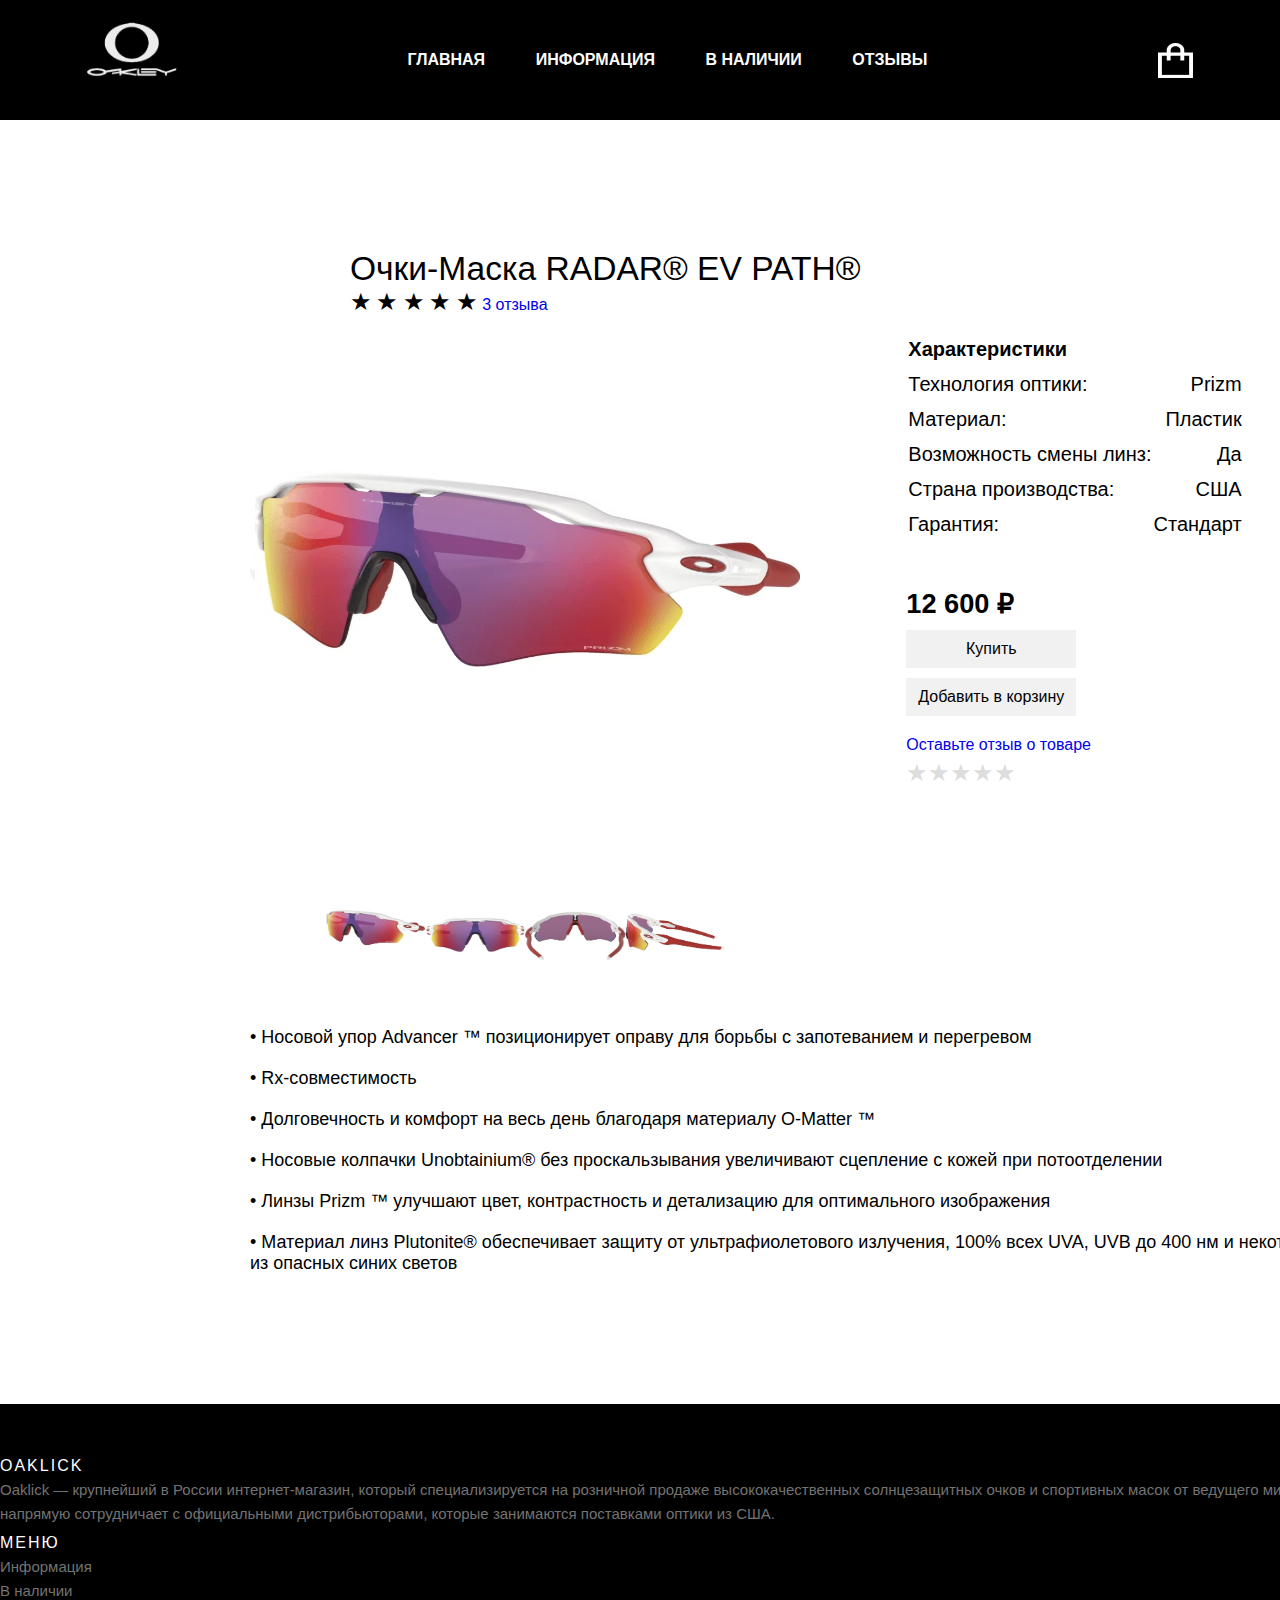
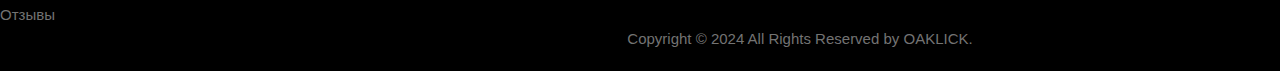
<file: RADAR.html>
<!DOCTYPE html>
<html lang="en">
<head>
    <meta charset="UTF-8">
    <meta name="viewport" content="width=device-width, initial-scale=1.0">
    <link rel="stylesheet" type="text/css" href="css/style.css">
    <link rel="icon" href="public/logo/logo-noback.ico">
    <link rel="stylesheet" href="https://cdn.jsdelivr.net/npm/swiper@11/swiper-bundle.min.css"/>
    <title>OAKLICK</title>
</head>
<body>
        <div class="header">
        <div class="inner">
        <div class="logo">
            <img src="public/logo/logo.png"/>
        </div>
        <div class="headerItems">
            <a href="index.html" class="headerItem">Главная</a>
            <a href="about.html" class="headerItem">Информация</a>
            <a href="nalich.html" class="headerItem">В наличии</a>
            <a href="feedback.html" class="headerItem">Отзывы</a>
        </div>
        <div class="headerButtons">
            
            <div class="headerButton">
                <a href="korz.html"><img src="public/logo/shop.png"/></a>
            </div>
        </div>
        </div>
        </div>

        <main>
            <div class="container">
              <div class="card_of_product">
                <h2 class="product_title"> <big>Очки-Маска RADAR® EV PATH®</big></h2>
    
                <div class="rating_bar_1" id="rating">
                  <label for="star5">&#9733;</label>
                  <label for="star4">&#9733;</label>
                  <label for="star3">&#9733;</label>
                  <label for="star2">&#9733;</label>
                  <label for="star1">&#9733;</label>
                  <span class="rating_text">
                    <a href="feedback.html">3 отзыва </a></span
                  >
                </div>
    
                <div class="product_card_container">
                  <div class="container_of_image">
                    <img
                      class="image_product_1"
                      src="public/products/cards/RADAR1.png"
                      alt="Apple iPhone 13"
                      width="600"
                      height="600"
                    />
                  </div>
    
                  <div class="specs_container">
                    <table>
                      <tr>
                        <th>Характеристики</th>
                      </tr>
                      <tr>
                        <td>Технология оптики:</td>
                        <td class="specs_value">Prizm</td>
                      </tr>
                      <tr>
                        <td>Материал:</td>
                        <td class="specs_value">Пластик</td>
                      </tr>
                      <tr>
                        <td>Возможность смены линз:</td>
                        <td class="specs_value">Да</td>
                      </tr>
                      <tr>
                        <td>Страна производства:</td>
                        <td class="specs_value">США</td>
                      </tr>
                      <tr>
                        <td>Гарантия:</td>
                        <td class="specs_value">Стандарт</td>
                      
                    </table>
                    <div class="pay_container">
                      <p class="price_product">12 600 ₽</p>
                      <button class="btn_buy_product">Купить</button>
                      <button class="btn_add_to_cart">Добавить в корзину</button>
                    </div>
    
                      <div class="container_name_rating_bar_2">
                        <a href="feedback.html" class="name_rating_bar_2"
                          >Оставьте отзыв о товаре</a>
                      </div>  
                      <div class="rating_bar_2" id="rating">
                        <input type="radio" id="star5" name="rating" value="5" />
                        <label for="star5">&#9733;</label>
                        <input type="radio" id="star4" name="rating" value="4" />
                        <label for="star4">&#9733;</label>
                        <input type="radio" id="star3" name="rating" value="3" />
                        <label for="star3">&#9733;</label>
                        <input type="radio" id="star2" name="rating" value="2" />
                        <label for="star2">&#9733;</label>
                        <input type="radio" id="star1" name="rating" value="1" />
                        <label for="star1">&#9733;</label>
                      </div>
                  </div>
    
                  <div class="gallery_container">
                    <div
                      class="gallery_image_1"
                      onmouseenter="changeImageGallery('public/products/cards/RADAR1.png')"
                    >
                      <img
                        src="public/products/cards/RADAR1.png"
                        width="100"
                        height="100"
                        alt=""
                      />
                    </div>
                    <div
                      class="gallery_image_2"
                      onmouseenter="changeImageGallery('public/products/cards/RADAR2.png')"
                    >
                      <img
                        src="public/products/cards/RADAR2.png"
                        width="100"
                        height="100"
                        alt=""
                      />
                    </div>
                    <div
                      class="gallery_image_3"
                      onmouseenter="changeImageGallery('public/products/cards/RADAR3.png')"
                    >
                      <img
                        src="public/products/cards/RADAR3.png"
                        width="100"
                        height="100"
                        alt=""
                      />
                    </div>
                    <div
                      class="gallery_image_3"
                      onmouseenter="changeImageGallery('public/products/cards/RADAR4.png')"
                    >
                      <img
                        src="public/products/cards/RADAR4.png"
                        width="100"
                        height="100"
                        alt=""
                      />
                    </div>
                  </div>
                </div>
                <div class="product_description">
                  <p class="description_text">
                    • Носовой упор Advancer ™ позиционирует оправу для борьбы с запотеванием и перегревом
                    <p class="description_text">• Rx-совместимость
                    </p>
                    <p class="description_text">
                        • Долговечность и комфорт на весь день благодаря материалу O-Matter ™
                    </p>
                    <p class="description_text">
                        • Носовые колпачки Unobtainium® без проскальзывания увеличивают сцепление с кожей при потоотделении
                    </p>
                    <p class="description_text">
                        • Линзы Prizm ™ улучшают цвет, контрастность и детализацию для оптимального изображения
                    </p> 
                    <p class="description_text">
                        • Материал линз Plutonite® обеспечивает защиту от ультрафиолетового излучения, 100% всех UVA, UVB до 400 нм и некоторые из опасных синих светов
                    </p>
                  </p>
                </div>
                
                </div>
              </div>
            </div>
          </main>
    
<!-- Site footer -->
<footer class="site-footer">
  <div class="footer1">
    <div class="row">
      <div class="col-sm-12 col-md-6">
        <h6>OAKLICK</h6>
        <p class="text-justify">Oaklick — крупнейший в России интернет-магазин, который специализируется на розничной продаже высококачественных солнцезащитных очков и спортивных масок от ведущего мирового производителя Oakley. Наш магазин напрямую сотрудничает с официальными дистрибьюторами, которые занимаются поставками оптики из США.</p>
      </div>


      <div class="col-xs-6 col-md-3">
        <h6>Меню</h6>
        <ul class="footer-links">
          <li><a href="about.html">Информация</a></li>
          <li><a href="nalich.html">В наличии</a></li>
          <li><a href="feedback.html">Отзывы</a></li>
        </ul>
      </div>
    </div>
    <hr>
  </div>
  <div class="footer1">
    <div class="row">
      <div class="col-md-8 col-sm-6 col-xs-12">
        <p class="copyright-text">Copyright &copy; 2024 All Rights Reserved by 
     <a href="#">OAKLICK</a>.
        </p>
      </div>

    </div>
  </div>
</footer>
          
          <script src="js/main.js"></script>
        <script src="https://cdn.jsdelivr.net/npm/swiper@11/swiper-bundle.min.js"></script>
        <script src="js/script.js"></script>
</body>
</html>
</file>
<file: css/style.css>
/* Reset and base styles  */
* {
	padding: 0px;
	margin: 0px;
	border: none;
}

*,
*::before,
*::after {
	box-sizing: border-box;
}

/* Links */

a, a:link, a:visited  {
    text-decoration: none;
}

a:hover  {
    text-decoration: none;
}



/* Common */

:root {
  --main-bg-color: #f77f00;
}

aside, nav, footer, header, section, main {
	display: block;
}

h1, h2, h3, h4, h5, h6, p {
    font-size: inherit;
	font-weight: inherit;
}

ul, ul li {
	list-style: none;
}

img {
	vertical-align: top;
}

img, svg {
	max-width: 100%;
	height: auto;
}

address {
  font-style: normal;
}

/* Form */

input, textarea, button, select {
	font-family: inherit;
    font-size: inherit;
    color: inherit;
    background-color: transparent;
}

input::-ms-clear {
	display: none;
}

button, input[type="submit"] {
    display: inline-block;
    box-shadow: none;
    background-color: transparent;
    background: none;
    cursor: pointer;
}

input:focus, input:active,
button:focus, button:active {
    outline: none;
}

button::-moz-focus-inner {
	padding: 0;
	border: 0;
}

label {
	cursor: pointer;
}

legend {
	display: block;
}

/*korzina*/


.cart {
  max-width: 800px;
  margin: 0 auto;
}

.cart h2 {
  margin-bottom: 20px;
  font-size: 30px;
}

.product {
  display: flex;
  margin-bottom: 20px;
  border: 2px solid var(--main-bg-color);
  border-radius: 5px;
  padding: 20px;
  font-size: 20px;
}

.product img {
  width: 200px;
  height: 200px;
}

.price {
  margin-bottom: 10px;
}

.quantity {
  width: 50%;
  display: flex;
  justify-content: flex-end;
  align-items: center;
}

.decrease,
.increase {
  width: 23px;
  font-size: 20px;
  border: none;
}

input[type="number"] {
  width: 30px;
  text-align: center;
  border: none;
  font-size: 20px;
  margin-left: 2px;
  margin-right: 2px;
  outline: none;
}

input[type="number"]::-webkit-inner-spin-button,
input[type="number"]::-webkit-outer-spin-button {
  -webkit-appearance: none;
  margin: 0;
}

.promo input {
  margin-bottom: 10px;
}

.nowrap {
  white-space: nowrap;
}

.total {
  font-size: 20px;
  font-weight: bold;
}

.promo {
  font-size: 20px;
}

.promo label {
  font-size: 20px;
}

#promoCode {
  padding: 2px;
  font-size: 15px;
  padding: 5px 10px;
  border: 2px solid black;
  outline: none;
  text-align: center;
}

#applyPromo {
  font-size: 16px;
  border: none;
  width: 100px;
  padding: 5px 10px;
}

#applyPromo:hover {
  background-color: #f77f00;
  transition: 0.3s;
  cursor: pointer;
}

.price_with_discout {
  font-weight: bold;
}

.checkout {
  font-size: 20px;
  border: 2px solid #f77f00;
  padding: 5px 10px;
  display: block;
  width: 180px;
  text-align: center;
  margin-top: 10px;
}

.checkout:hover {
  background-color: #f77f00(164, 113, 194);
  transition: 0.3s;
}



.footer1{
  display: flex;
  width: 1600px;
  margin: 0 auto;
  
display: flex;
flex-wrap: nowrap;
flex-shrink: 1;
flex-direction: column;
align-items: center;
flex: 1;
justify-content: center;
}

.container{
    display: flex;
    width: 1600px;
    margin: 130px auto;
    
  display: flex;
  flex-wrap: nowrap;
  flex-shrink: 1;
  flex-direction: column;
  align-items: center;
  flex: 1;
  justify-content: center;
}

.header{
    padding: 2vw;
    color: #FFF;
    height: 120px;
    display: flex;
    width: 100%;
    background: #000000;
    position: sticky;
    top:0;
    z-index: 11;
  }

  .inner{
    display: flex;
    justify-content: space-between;
    width: 90%;
    margin: 0 auto;
    gap: 10px;
  }

  .logo{
    display: flex;
    gap:10px;
    align-items: center;
    width: 90px;
  }

  .headerItems{
    display: flex;
    gap: 25px;
    align-items: center;
  }
  
  .headerItem{
    text-transform: uppercase;
    cursor: pointer;
    padding: 0 1vw;
    height: 100%;
    align-items: center;
    display: flex;
    color: white;
    font-family: 'inter', sans-serif;
    font-size: 16px;
    font-style: bold;
    font-weight: 600;
    line-height: normal;
    transition: color 0.3s ease;
  }
  .headerItem:hover{
    color: rgb(219, 219, 219);
  }
  .headerButtons{
    display: flex;
    align-items: center;
    gap: 1vw;
    cursor: pointer;
  }



.swiper-container{
    margin: auto;
    overflow: hidden;
    background: rgb(0, 0, 0);
}
.image-slider{
    text-align: center;
    display: flex;
    width: 100%;
    height: 700px;
    padding: 40px 90px;
}
.bgvideo {
    position: fixed;
    right: 0;
    bottom: 0;
    min-width: 100%;
    min-height: 100%;
    width: auto;
    height: auto;
    z-index: -9999;
}


.text-slider{
    text-align: left;
    font-family: 'inter', sans-serif;
    font-weight: bold;
    color: white;
    font-size: 36px;
    display: flex;
    flex-direction: column;
    width: 40%;
    margin: auto 0;

}

.tittle-slider{
    padding: 0 0 30px 0;
}
.description-slider{
    font-size: 20px;
    font-weight: 300;
}
.right-image{
    padding: 0 0 0 2em;
    display: flex;
    pointer-events: none;
    margin: auto;
}


.swiper-container .swiper-button-prev::after,
.swiper-container .swiper-button-next::after{
    color: white;
}
.swiper-pagination {
    position: relative;
    margin: 0 auto;
    display: flex;
    justify-content: center;
    align-items: center;
    visibility: visible;
}

.products{
  border-radius: 1px;
  border: #f77f00;
    padding: 50px 0;
    opacity: 0;
    transform: translateY(70px);
    
}

.products.products-show{
    opacity: 1;
    transition: all 1s;
    transform: translateY(0%);
}

.product{
  border-radius: 1px;
  border: #f77f00;
}

.text{
    padding: 30px 150px; 
    display: flex;
    justify-content: space-between;
    font-family: 'inter', sans-serif;
    font-size: 36px;
    font-weight: 600;

}

.all{
    font-size: 26px;
    margin-left: auto;
    align-items: end;
    cursor: pointer;
}

.cards{
    margin: 0 150px;
    display: grid;
    grid-template-columns: repeat(auto-fit, minmax(200px,1fr)); 
    grid-gap: 3vw;

}
.card{
    cursor: pointer;
    transition:  0.3s ease;
}
.card:hover{
    opacity: 0.6;
}

.card-photo{
    pointer-events: none;
}

.card-text{
    padding: 35px 0 15px 0;
    text-transform: capitalize;
    font-family: 'inter', sans-serif;
    font-size: 26px;
    font-weight: 600;

}

.card-price{
    text-transform: capitalize;
    font-family: 'inter', sans-serif;
    font-size: 26px;
    font-weight: 600;
    color: #f77f00;
}

.info1{
    text-transform: capitalize;
    font-family: 'inter', sans-serif;
    letter-spacing: 2px;
    font-size: 26px;
    font-weight: 600;
    width: 250px;
    height: 250px;
    position: absolute;
    top: 50%;
    left: 50%;
    margin: -125px 0 0 -125px;
    text-align: left;
}
.abouts{
    text-transform: capitalize;
    font-family: 'inter', sans-serif;
    font-size: 20px;
    font-weight: 600;
    width: -200px;
}


.login {
margin: 20px auto;
width: 300px;
}
.login-screen {
background-color: #FFF;
padding: 20px;
border-radius: 5px
}

.app-title {
text-align: center;
color: #777;
}

.login-form {
text-align: center;
}
.control-group {
margin-bottom: 10px;
}

input {
text-align: center;
background-color: #ECF0F1;
border: 2px solid transparent;
border-radius: 3px;
font-size: 16px;
font-weight: 200;
padding: 10px 0;
width: 250px;
transition: border .5s;
}

input:focus {
border: 2px solid #f77f00;
box-shadow: none;
}

.btn {
  border: 2px solid transparent;
  background: #f77f00;
  color: #ffffff;
  font-size: 16px;
  line-height: 25px;
  padding: 10px 0;
  text-decoration: none;
  text-shadow: none;
  border-radius: 3px;
  box-shadow: none;
  transition: 0.25s;
  display: block;
  width: 250px;
  margin: 0 auto;
}

.btn:hover {
  background-color: #f77f00;
}

.login-link {
  font-size: 12px;
  color: #444;
  display: block;
  margin-top: 12px;
}

/* отзывы */

.koguvcavis-varazdel {
    padding: 38px 0;
    background: #adadad;
    color: #2f2f2f;
    text-align: center;
  }
  .sestim-donials{
    max-width: 1200px;
    margin: auto;
    overflow: hidden;
    padding: 0 20px;
  }
  
  .sectionesag {
    width: 195px;
    height: 3px;
    background: #498a2d;
    margin: 23px auto;
  }
  
  .sagestim-lonials{
    display: flex;
    flex-wrap: wrap;
    justify-content: center;
  }
  .vemotau-vokusipol{
    flex: 33.33%;
    max-width: 33.33%;
    box-sizing: border-box;
    padding: 15px;
  }
  .testimonial {
    background: #f9f4f4;
    padding: 28px;
  }
  .testimonial img{
    width: 100px;
    height: 100px;
    border-radius: 50%;
  }
  .gecedanam{
    font-size: 20px;
    text-transform: uppercase;
    margin: 20px 0;
  }
  .apogered-gselected{
    color: #53b32b;
    margin-bottom: 20px;
  }
  
  @media screen and (max-width:960px) {
  .vemotau-vokusipol{
    flex: 100%;
    max-width: 80%;
  }
  }
  
  @media screen and (max-width:600px) {
  .vemotau-vokusipol{
    flex: 100%;
    max-width: 100%;
  }
}


.order_title {
  font-size: 30px;
  margin-bottom: 20px;
}

.form-step {
  margin-bottom: 20px;
}

.step_order {
  font-size: 20px;
  margin-bottom: 20px;
}

.input_order {
  display: flex;
  flex-direction: column;
  width: 300px;
  row-gap: 20px;
}

input[type="text"],
input[type="email"],
input[type="tel"] {
  padding: 10px 15px;
  border: 1px solid var(-black);
  border-radius: 0px;
  outline: none;
  font-size: 16px;
}

.address_express {
  font-size: 16px;
  width: 500px;
  border: 2px solid black
  border-radius: 5px;
  padding: 10px 15px;
  resize: none;
  outline: none;
  font-family: "Varela", sans-serif;
}

.pay_order {
  padding: 10px 20px;
  font-size: 20px;
  border: 2px solid #f77f00;
  cursor: pointer;
}

.modal_window {
  display: none;
  position: fixed;
  z-index: 1;
  left: 0;
  top: 0;
  width: 100%;
  height: 100%;
  overflow: auto;
  background-color: rgba(0, 0, 0, 0.4);
}

.modal-content {
  background-color: var(--main-bg-color);
  margin: 20% auto;
  padding: 10px;
  border: 1px solid #888;
  width: 25%;
  text-align: center;
  border-radius: 5px;
  font-size: 30px;
}

.close_container {
  display: flex;
  justify-content: end;
  align-items: center;
  height: 20px;
}

.close {
  cursor: pointer;
  width: 30px;
}


.products_container {
  display: grid;
  grid-template-columns: repeat(4, 1fr);
  justify-items: center;
  row-gap: 50px;
}

.product_card {
  display: flex;
  flex-direction: column;
  align-items: center;
  row-gap: 10px;
}

.product_card_image {
  width: 300px;
  height: 300px;
}

.yes {
  color: var(--product-availability-yes);
}

.preorder {
  color: var(--product-availability-preorder);
}

.no {
  color: var(--product-availability-no);
}

.product_card_price {
  font-weight: bold;
}

.buy,
.add_to_cart {
  font-size: 16px;
  width: 170px;
  padding: 10px;
  background-color: var(--main-bg-color);
  border-radius: 20px;
  cursor: pointer;
  border: none;
}

.buy:hover {
  background-color: rgb(164, 113, 194);
  transition: 0.5s;
}

.add_to_cart:hover {
  background-color: rgb(164, 113, 194);
  transition: 0.5s;
}

.product_title {
  font-size: 1.75rem;
  padding-left: 100px;
}

#rating_bar_1 {
  padding-left: 100px;
}

.product_card_container {
  padding-top: 20px;
  margin: 0 auto;
  display: grid;
  grid-template-columns: repeat(2, 1fr);
  justify-items: center;
  max-width: 1100px;
}

.container_of_image {
  margin-bottom: 20px;
}

table {
  font-size: 1.25rem;
}

th {
  text-align: start;
}

td {
  padding-top: 10px;
}

.specs_value {
  text-align: end;
}

.pay_container {
  margin-top: 50px;
  display: flex;
  flex-direction: column;
  row-gap: 10px;
}

.price_product {
  font-size: 1.7rem;
  font-weight: bold;
}

.btn_buy_product,
.btn_add_to_cart {
  font-size: 16px;
  width: 170px;
  background-color: #f1f1f1;
  padding: 10px;
  border: none;
  cursor: pointer;
}

.btn_add_to_cart:hover {
  background-color: #f77f00;
  transition: 0.5s;
}

.btn_buy_product:hover {
  background-color: #f77f00;
  transition: 0.5s;
}

.rating_bar_1 {
  padding-left: 100px;
}

.rating_bar_1 label {
  font-size: 24px;
  color: black;
}

.container_name_rating_bar_2 {
  margin-top: 20px;
}

.name_rating_bar_2:hover {
  opacity: 0.5;
  transition: 0.3s;
}

.rating_bar_2 {
  display: flex;
  flex-direction: row-reverse;
  justify-content: start;
}

.rating_bar_2 input[type="radio"] {
  margin-top: 20px;
  display: none;
}

.rating_bar_2 label {
  cursor: pointer;
  font-size: 24px;
  color: #ddd;
  margin-top: -10px;
}

.rating_bar_2 label:hover,
.rating_bar_2 input[type="radio"]:checked ~ label {
  color: black;
}

.gallery_container {
  display: flex;
}

.product_description {
  font-size: 18px;
  max-width: 1100px;
  margin: 0 auto;
  padding-top: 20px;
}

.description_text {
  padding-top: 20px;
}

.recomendation_title {
  margin-top: 50px;
  margin-bottom: 20px;
}

.recomendation_block {
  display: flex;
  column-gap: 10px;
  justify-content: center;
}

.recomendation_block_item {
  display: grid;
  grid-template-columns: repeat(2, 1fr);
  justify-items: center;
  padding: 5px;
  width: 325px;
  border: 2px solid var(--main-bg-color);
  border-radius: 20px;
}

.rec_price {
  font-weight: bold;
}

.rec_btn {
  width: 100px;
  font-size: 13px;
  text-align: center;
  margin-top: 10px;
  background-color: var(--main-bg-color);
  padding: 5px;
  border-radius: 20px;
}

.rec_btn:hover {
  background-color: rgb(164, 113, 194);
  transition: 0.3s;
}


.reviews_container {
  display: flex;
  flex-direction: column;
}

.reviews_form_container {
  display: flex;
  flex-direction: column;
  align-items: center;
}

.reviews_form_header {
  margin: 0 auto;
  font-size: 30px;
}

#form {
  display: flex;
  flex-direction: column;
  width: 500px;
}

label {
  padding-top: 15px;
  padding-bottom: 5px;
  font-size: 18px;
}

.input_form {
  width: 230px;
  padding: 5px;
  border: 2px solid black;
  border-radius: 20px;
  outline: none;
}

.input_form:focus {
  border: 2px solid var(--main-bg-color);
}

textarea {
  border-color: #000000;
  border: 2px solid black;
  outline: none;
  padding: 10px;
  resize: vertical;
}

textarea:focus {
  border: 2px solid var(--main-bg-color);
}

.file-input-wrapper {
  position: relative;
  overflow: hidden;
  display: inline-block;
  width: 141px;
}

.custom-file-button {
  display: inline-block;
  padding: 5px 10px;
  background-color: var(--main-bg-color);
  border: none;
  border-radius: 20px;
  font-size: 16px;
}

input[type="file"] {
  position: absolute;
  top: -22px;
  right: 0;
  bottom: 0;
  left: 0;
  opacity: 0;
  cursor: pointer;
}

.button_form {
  border: none;
  width: 200px;
  background-color: white;
  font-size: 16px;
  padding: 10px 20px;
  cursor: pointer;
  margin: 30px auto 0 auto;
}

.button_form:hover {
  background-color: rgb(230, 230, 230);
  transition: 0.3s;
}

.popup {
  position: fixed;
  top: 0;
  left: 0;
  width: 100%;
  height: 100%;
  background-color: hsla(0, 0%, 82%, 0.35);
  transition: 0.8s;
}

.popup_text {
  position: fixed;
  top: 50%;
  left: 50%;
  transform: translate(-50%, -50%);
  background-color: var(--main-bg-color);
  font-size: 1.75em;
  padding: 20px;
  border-radius: 50px;
}

.hidden {
  opacity: 0;
  visibility: hidden;
}

.review_items {
  display: flex;
  flex-direction: column;
  row-gap: 50px;
}

.review_customers {
  font-size: 30px;
  margin: 100px auto 20px auto;
}

.review_item {
  border: 2px solid rgb(199, 199, 199);
  padding: 10px;
}

.review_item_name {
  font-weight: bold;
  font-size: 18px;
}

.review_item_date {
  margin-left: 5px;
  color: rgb(120, 119, 119);
  font-size: 18px;
}

.review_item_rating {
  font-size: 18px;
}

.model {
  font-weight: bold;
  font-size: 18px;
}

.model_name {
  font-size: 18px;
}

.comment_area {
  margin-top: 20px;
}

.comment_text {
  font-size: 18px;
}

.rating {
  display: flex;
  flex-direction: row-reverse;
  justify-content: start;
  margin-top: -20px;
  height: 40px;
}

.rating input[type="radio"] {
  display: none;
}

.rating label {
  cursor: pointer;
  font-size: 24px;
  color: #ddd;
}

.rating label:hover,
.rating input[type="radio"]:checked ~ label {
  color: black;
}

.show_more {
  margin: 50px auto 0 auto;
  font-size: 18px;
  width: 200px;
  background-color: var(--main-bg-color);
  border: none;
  padding: 10px 15px;
  border-radius: 20px;
}

.show_more:hover {
  cursor: pointer;
  background-color: rgb(164, 113, 194);
  transition: 0.3s;
}


.order_title {
  font-size: 30px;
  margin-bottom: 20px;
}

.form-step {
  margin-bottom: 20px;
}

.step_order {
  font-size: 20px;
  margin-bottom: 20px;
}

.body_hide {
	opacity: 0;
	transition: .9s opacity ease-in-out;
}
.body_visible {
	opacity: 1;
}

body {
  font-family: "Inter", sans-serif;
  font-optical-sizing: auto;
  font-style: normal;
  font-variation-settings:
    "slnt" 0;
}

.site-footer
{
  background-color:#000000;
  padding:45px 0 20px;
  font-size:15px;
  line-height:24px;
  color:#737373;
}
.site-footer hr
{
  border-top-color:#bbb;
  opacity:0.5
}
.site-footer hr.small
{
  margin:20px 0
}
.site-footer h6
{
  color:#fff;
  font-size:16px;
  text-transform:uppercase;
  margin-top:5px;
  letter-spacing:2px
}
.site-footer a
{
  color:#737373;
}
.site-footer a:hover
{
  color:#3366cc;
  text-decoration:none;
}
.footer-links
{
  padding-left:0;
  list-style:none
}
.footer-links li
{
  display:block
}
.footer-links a
{
  color:#737373
}
.footer-links a:active,.footer-links a:focus,.footer-links a:hover
{
  color:#3366cc;
  text-decoration:none;
}
.footer-links.inline li
{
  display:inline-block
}
.site-footer .social-icons
{
  text-align:right
}
.site-footer .social-icons a
{
  width:40px;
  height:40px;
  line-height:40px;
  margin-left:6px;
  margin-right:0;
  border-radius:100%;
  background-color:#33353d
}
.copyright-text
{
  margin:0
}
@media (max-width:991px)
{
  .site-footer [class^=col-]
  {
    margin-bottom:30px
  }
}
@media (max-width:767px)
{
  .site-footer
  {
    padding-bottom:0
  }
  .site-footer .copyright-text,.site-footer .social-icons
  {
    text-align:center
  }
}



#o4ki {
  width: 100%;
}

#logotype{
}


.about_company {
  display: flex;
  flex-direction: column;
  row-gap: 50px;
  font-size: 1.25rem;
}

.about_company_item1_title,
.about_company_item2_title,
.about_company_item3_title {
  padding-bottom: 15px;
}

.about_company_item2_list {
  padding-left: 23px;
  list-style-type: disc;
}

.about_company_item2_text {
  padding-bottom: 10px;
}

.about_company_item3_text a {
  color: -webkit-link;
  text-decoration: underline;
}

.about_company_item3_text a:hover {
  color: rgb(121, 121, 247);
  transition: 0.3s;
}
</file>
